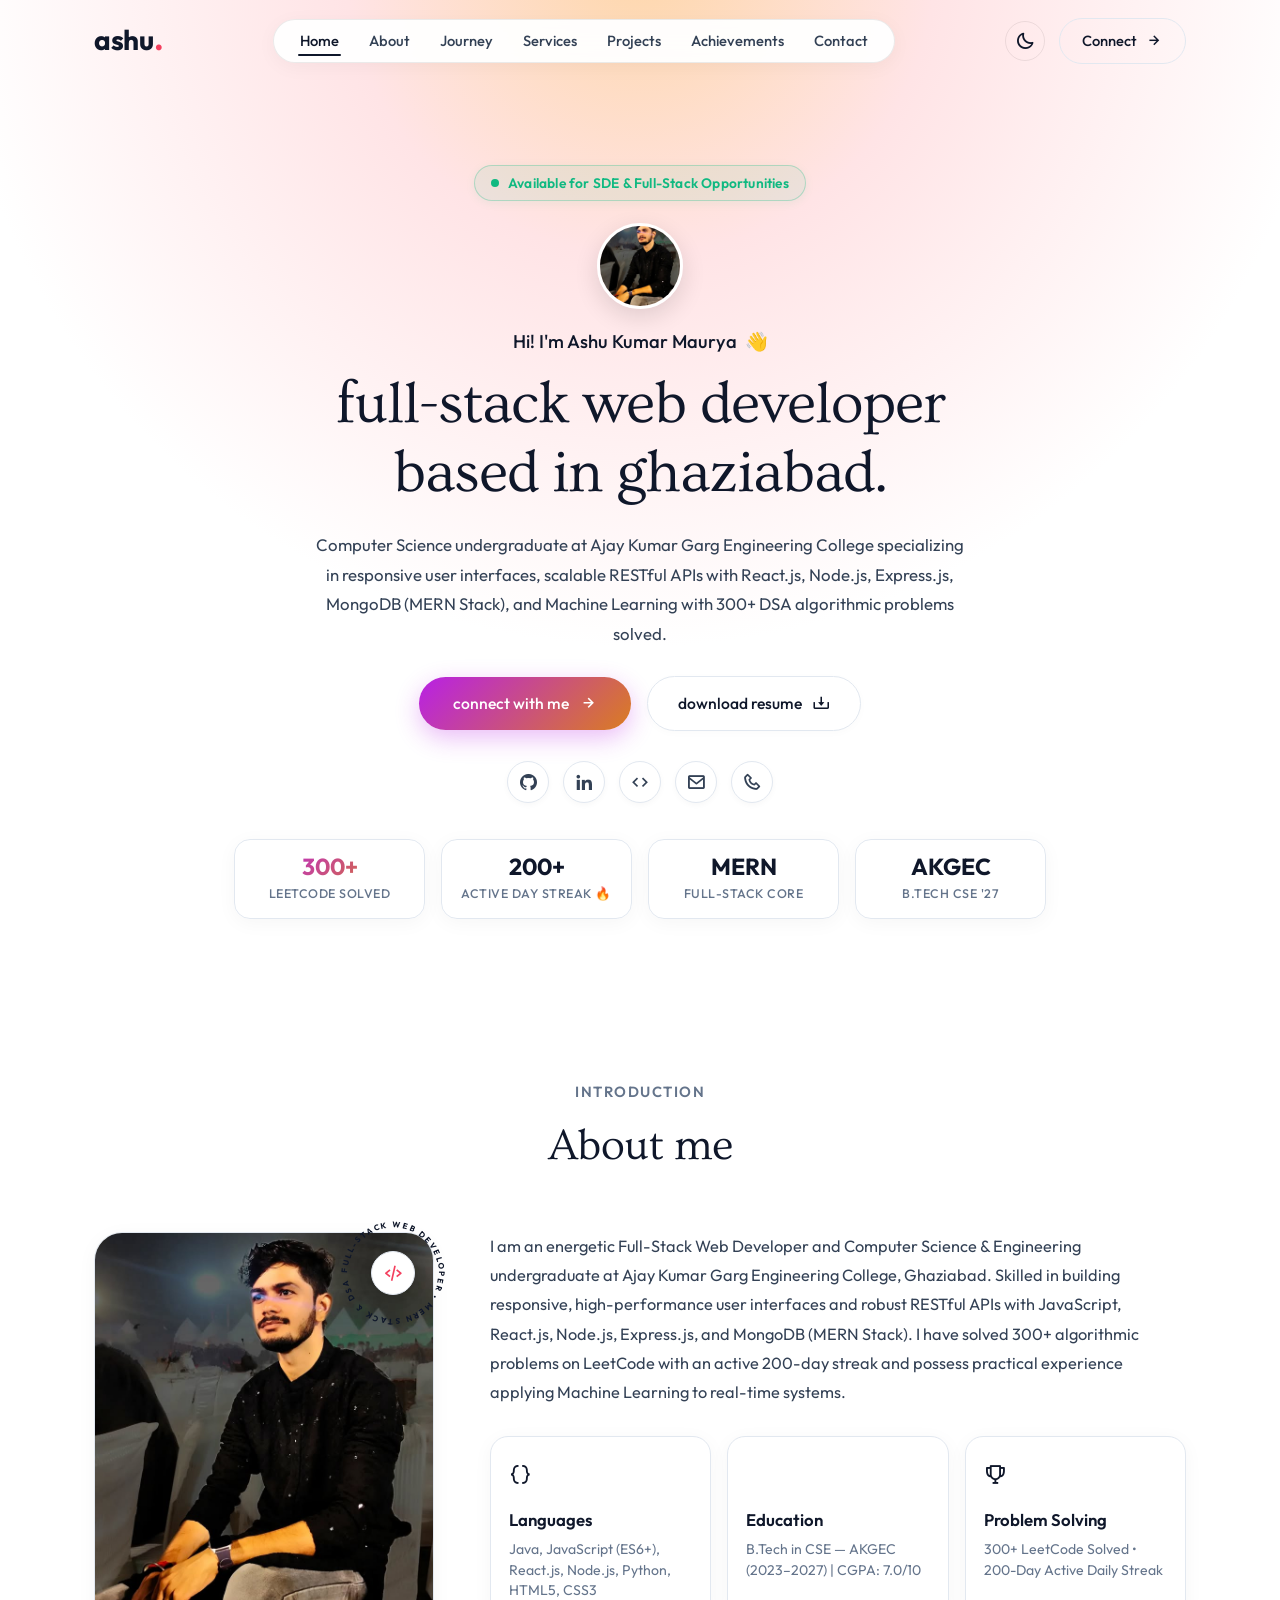
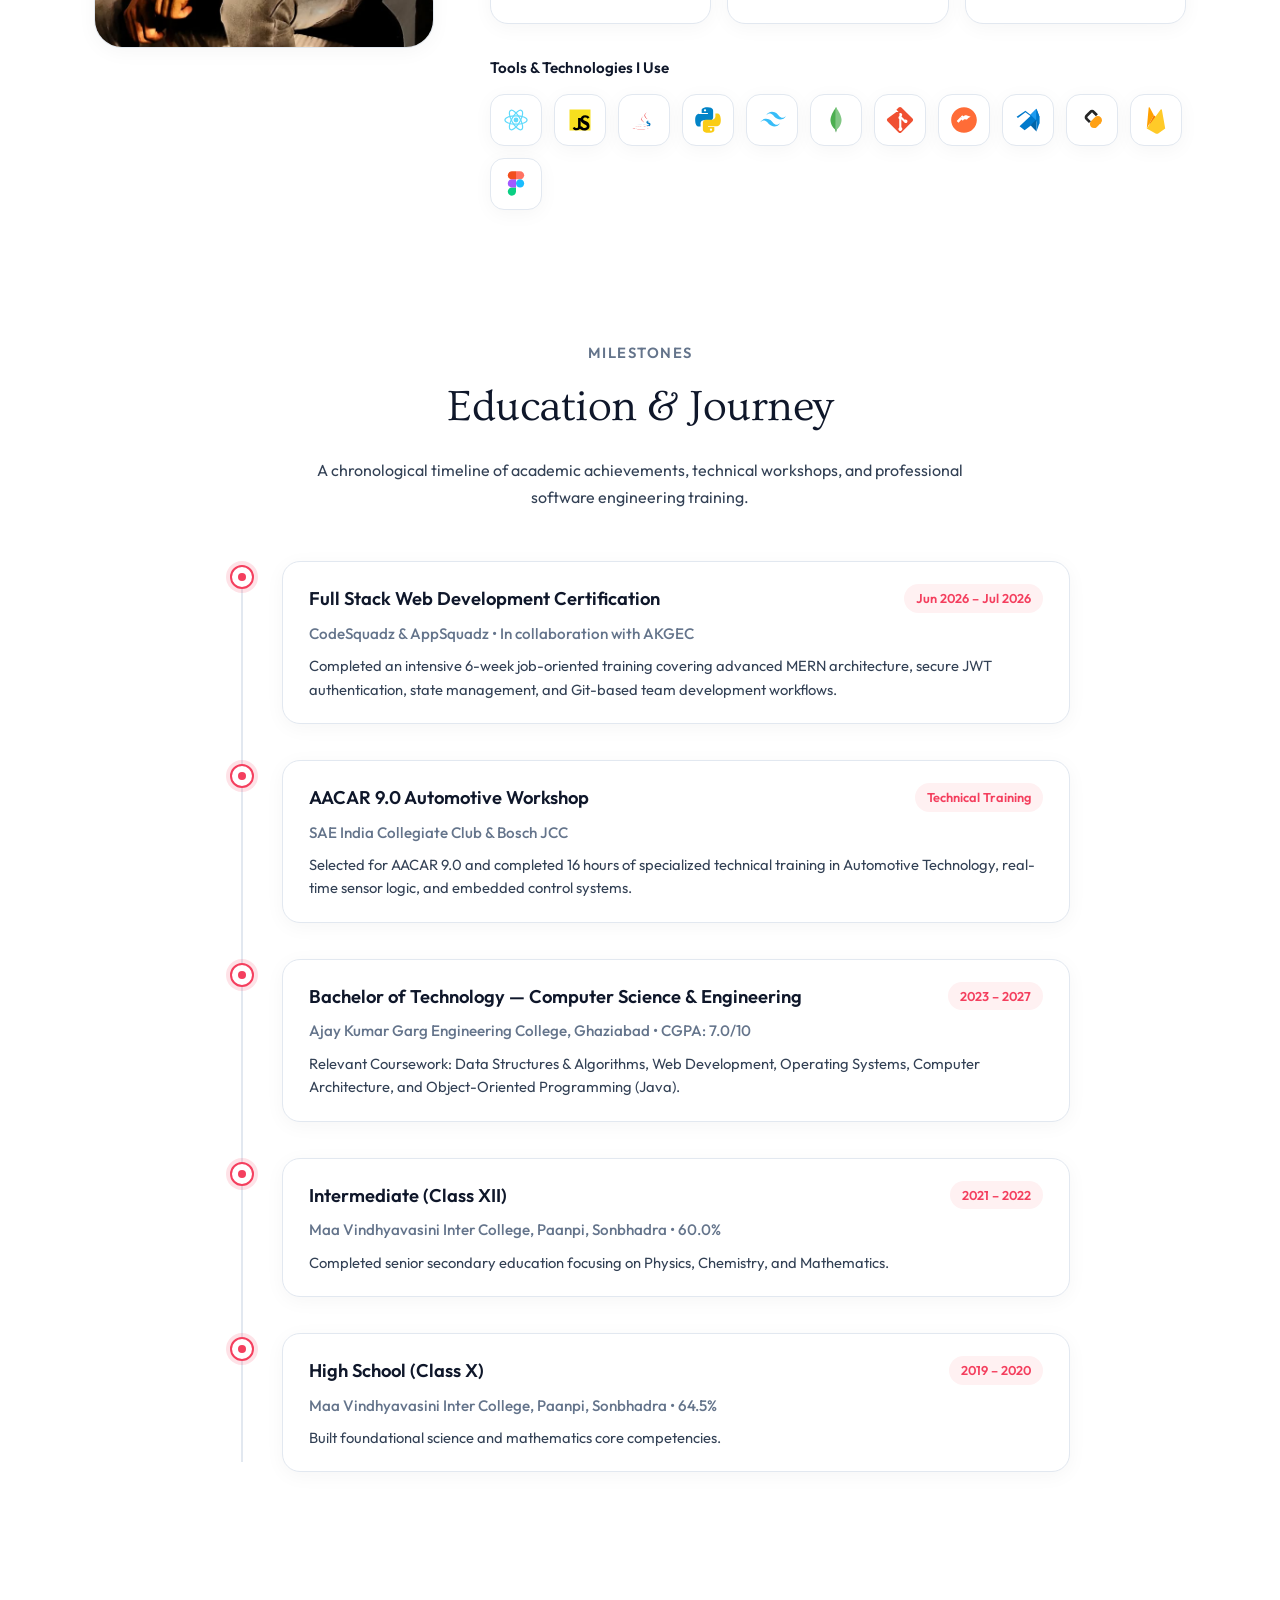
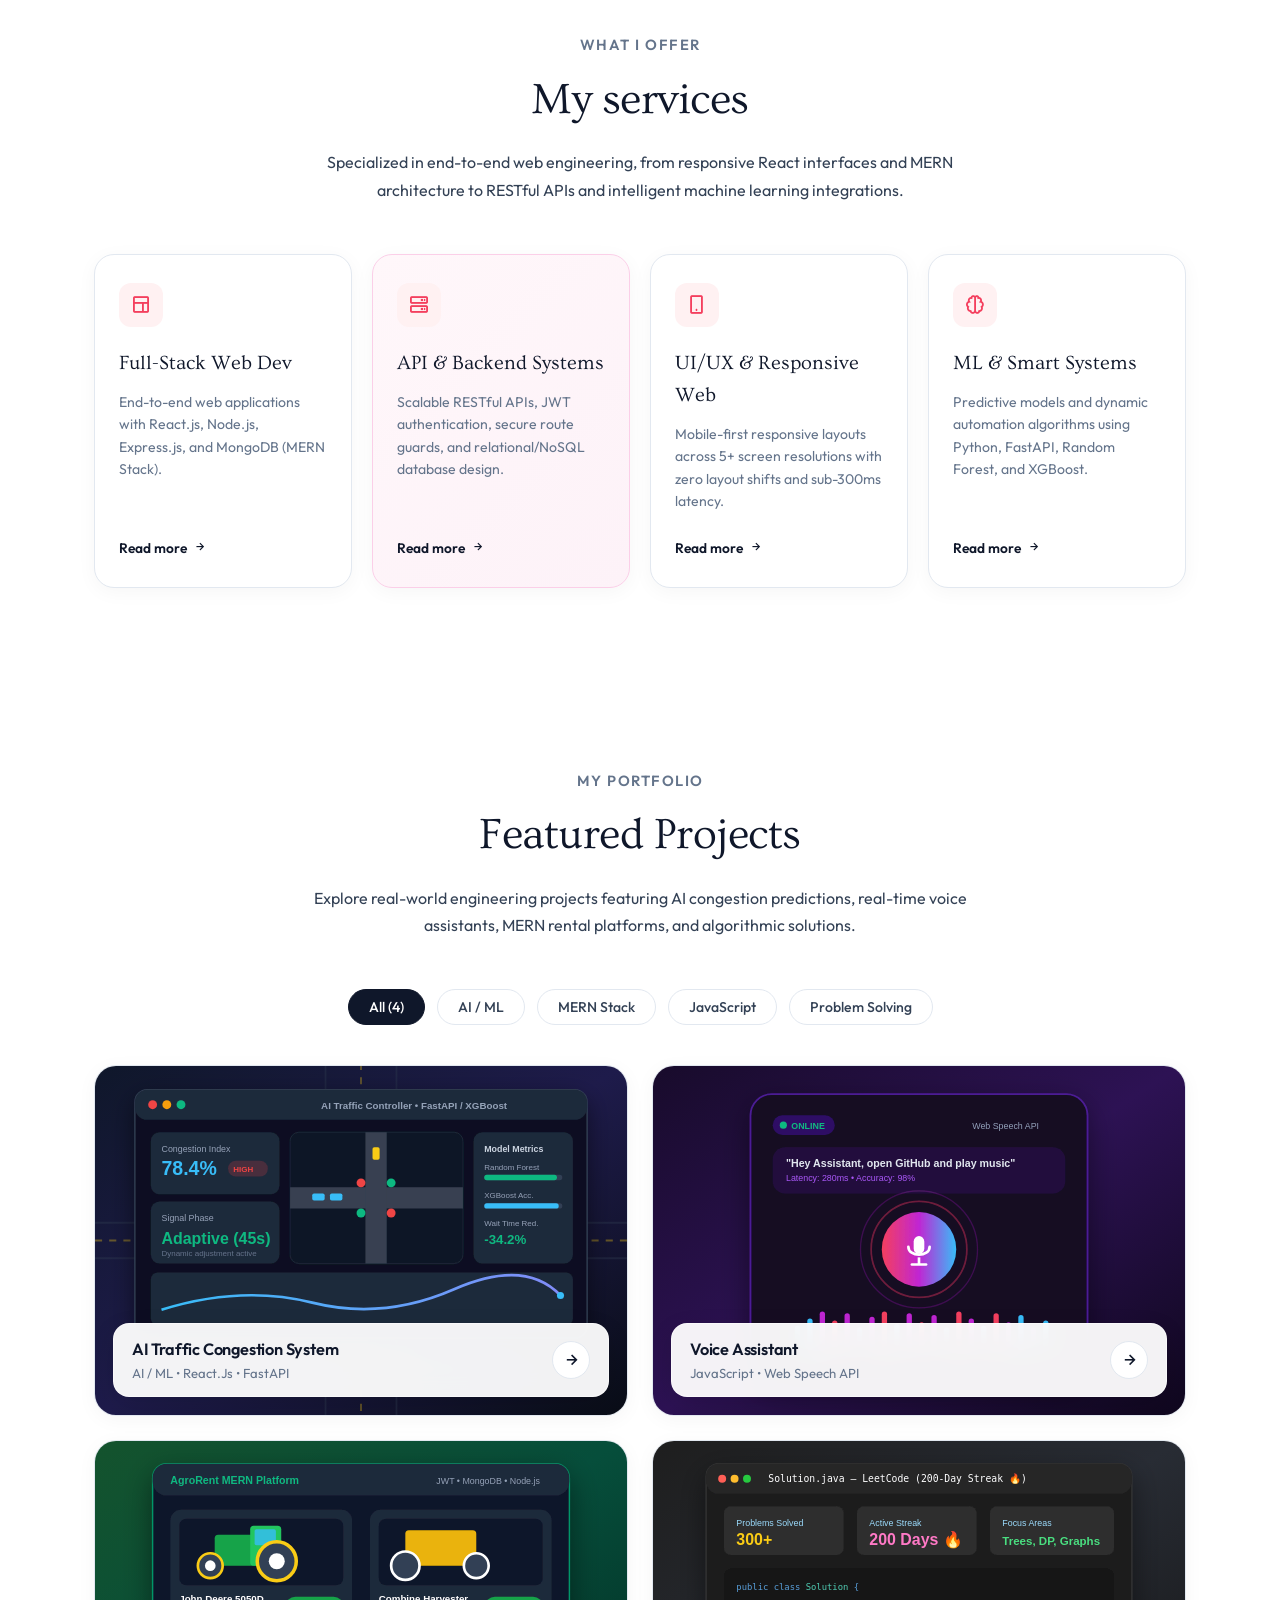
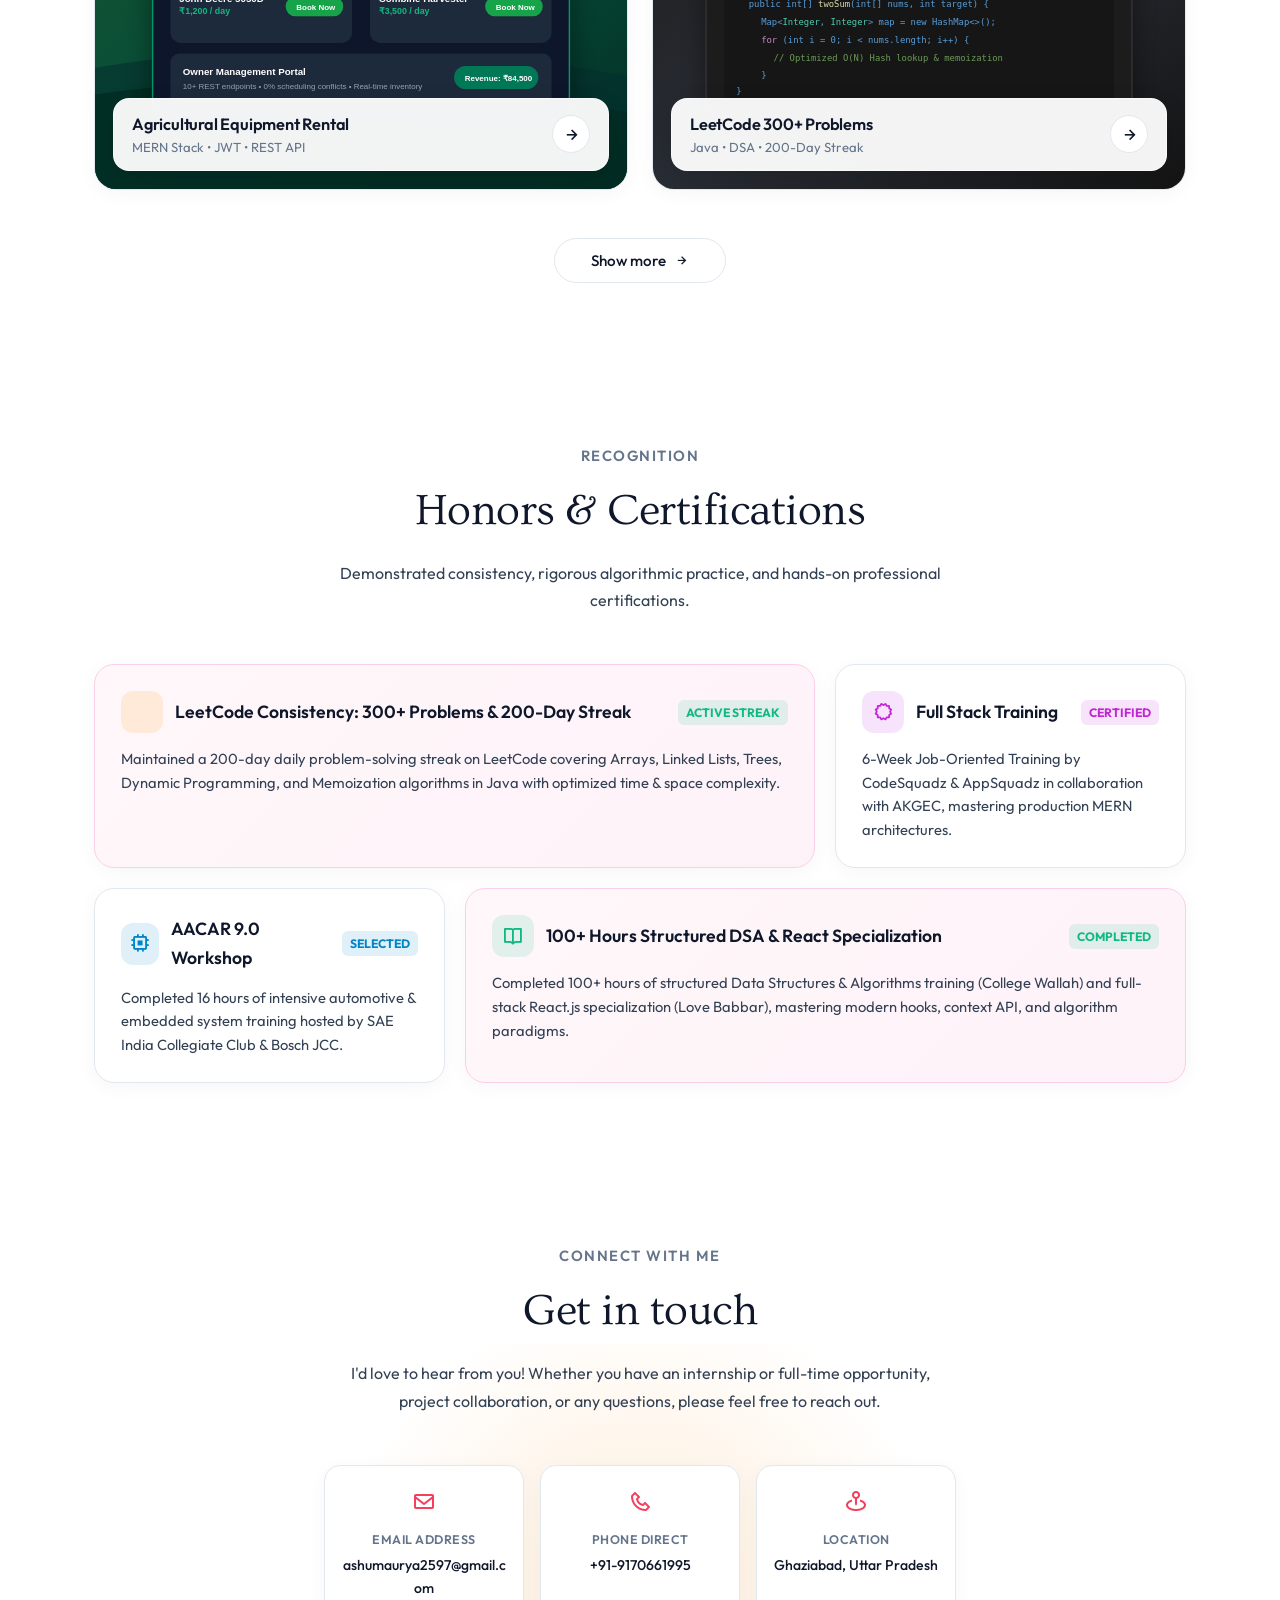
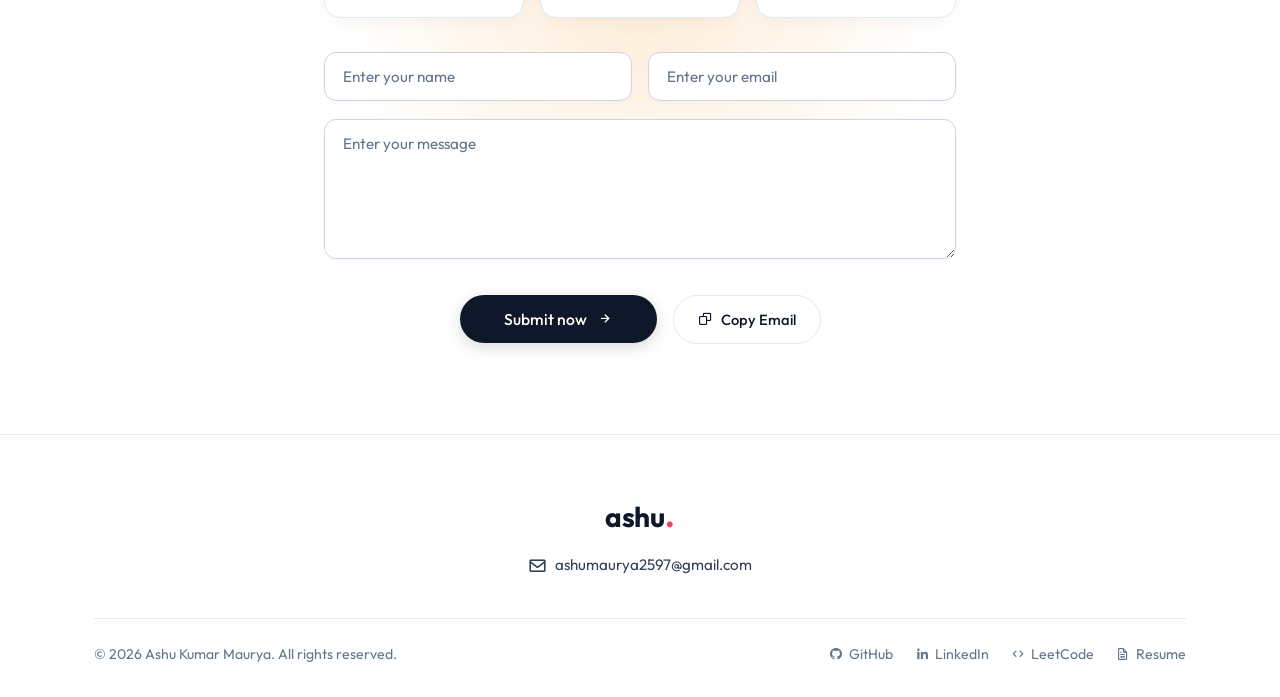
<file: index.html>
<!DOCTYPE html>
<html lang="en">
<head>
  <meta charset="UTF-8">
  <meta name="viewport" content="width=device-width, initial-scale=1.0, viewport-fit=cover">
  <title>Ashu Kumar Maurya — Full-Stack Web Developer &amp; Problem Solver</title>
  <meta name="description" content="Professional portfolio of Ashu Kumar Maurya, Full-Stack Web Developer and Computer Science undergraduate specializing in React.js, Node.js, Express.js, MongoDB (MERN Stack), and Machine Learning with 300+ DSA algorithmic problems solved.">
  <meta name="author" content="Ashu Kumar Maurya">
  
  <!-- Favicon -->
  <link rel="icon" type="image/jpeg" href="ashuicon.jpg">

  <!-- Google Fonts: Ovo (Serif) & Outfit (Modern Sans) & JetBrains Mono -->
  <link rel="preconnect" href="https://fonts.googleapis.com">
  <link rel="preconnect" href="https://fonts.gstatic.com" crossorigin>
  <link href="https://fonts.googleapis.com/css2?family=Outfit:wght@300;400;500;600;700;800&family=Ovo&family=Playfair+Display:ital,wght@0,400;0,600;1,400&family=JetBrains+Mono:wght@400;500;600&display=swap" rel="stylesheet">

  <!-- Boxicons for clean modern UI icons -->
  <link href="https://unpkg.com/boxicons@2.1.4/css/boxicons.min.css" rel="stylesheet">

  <!-- Main Stylesheet -->
  <link rel="stylesheet" href="portfolio.css">
</head>
<body>
  <!-- Scroll Progress Indicator -->
  <div id="scroll-progress" aria-hidden="true"></div>

  <!-- Ambient Top Lighting Flare -->
  <div class="ambient-lighting" aria-hidden="true"></div>

  <!-- Header / Navigation Bar -->
  <header>
    <div class="container navbar">
      <!-- Brand Logo -->
      <a href="#home" class="brand-logo" aria-label="Home">
        ashu<span class="dot">.</span>
      </a>

      <!-- Center Floating Pill Navigation -->
      <nav class="nav-menu-wrapper" aria-label="Main Navigation">
        <ul class="nav-menu">
          <li><a href="#home" class="nav-link active">Home</a></li>
          <li><a href="#about" class="nav-link">About</a></li>
          <li><a href="#timeline" class="nav-link">Journey</a></li>
          <li><a href="#services" class="nav-link">Services</a></li>
          <li><a href="#work" class="nav-link">Projects</a></li>
          <li><a href="#achievements" class="nav-link">Achievements</a></li>
          <li><a href="#contact" class="nav-link">Contact</a></li>
        </ul>
      </nav>

      <!-- Right Navigation Actions -->
      <div class="nav-actions">
        <!-- Theme Toggle Button -->
        <button id="theme-toggle" class="btn-theme-toggle" aria-label="Toggle light and dark mode" title="Toggle Theme">
          <i class='bx bx-moon'></i>
        </button>

        <!-- Connect Action Button -->
        <a href="#contact" class="btn-connect">
          <span>Connect</span>
          <i class='bx bx-right-arrow-alt'></i>
        </a>

        <!-- Mobile Hamburger Toggle -->
        <button id="hamburger-btn" class="btn-hamburger" aria-label="Open navigation menu">
          <i class='bx bx-menu-alt-right'></i>
        </button>
      </div>
    </div>
  </header>

  <!-- Mobile Drawer Menu -->
  <div id="mobile-overlay" class="mobile-drawer-overlay"></div>
  <aside id="mobile-drawer" class="mobile-drawer" aria-label="Mobile Navigation">
    <div class="mobile-drawer-header">
      <span class="brand-logo">ashu<span class="dot">.</span></span>
      <button id="close-drawer-btn" class="btn-close-drawer" aria-label="Close navigation menu">
        <i class='bx bx-x'></i>
      </button>
    </div>
    <ul class="mobile-nav-links">
      <li><a href="#home" class="mobile-nav-link">Home</a></li>
      <li><a href="#about" class="mobile-nav-link">About me</a></li>
      <li><a href="#timeline" class="mobile-nav-link">Journey &amp; Education</a></li>
      <li><a href="#services" class="mobile-nav-link">Services</a></li>
      <li><a href="#work" class="mobile-nav-link">Featured Projects</a></li>
      <li><a href="#achievements" class="mobile-nav-link">Achievements</a></li>
      <li><a href="#contact" class="mobile-nav-link">Contact</a></li>
    </ul>
    <div style="margin-top: auto; padding-top: 24px; border-top: 1px solid var(--border-card);">
      <a href="#contact" class="btn-primary-gradient mobile-nav-link" style="width: 100%; justify-content: center;">
        Connect with me <i class='bx bx-right-arrow-alt'></i>
      </a>
    </div>
  </aside>

  <!-- Main Content Area -->
  <main>
    <!-- ======================================================================
         1. Hero Section (Elevated Executive First Impression)
         ====================================================================== -->
    <section id="home" class="hero-section">
      <div class="container hero-content">
        <!-- Live Status Pill -->
        <div class="hero-status-badge">
          <span class="status-dot"></span>
          <span>Available for SDE &amp; Full-Stack Opportunities</span>
        </div>

        <!-- Profile Avatar Badge -->
        <div class="hero-avatar-wrapper">
          <img 
            src="ashuicon.jpg" 
            alt="Ashu Kumar Maurya Portrait" 
            class="hero-avatar"
            onerror="this.onerror=null; this.src='assets/eliana-avatar.svg';"
          >
        </div>

        <!-- Greeting -->
        <div class="hero-greeting">
          <span>Hi! I'm Ashu Kumar Maurya</span>
          <span class="wave-emoji" aria-hidden="true">👋</span>
        </div>

        <!-- Main Headline in Serif -->
        <h1 class="hero-title">
          full-stack web developer<br>based in ghaziabad.
        </h1>

        <!-- Subtitle from Resume Summary -->
        <p class="hero-description">
          Computer Science undergraduate at Ajay Kumar Garg Engineering College specializing in responsive user interfaces, scalable RESTful APIs with React.js, Node.js, Express.js, MongoDB (MERN Stack), and Machine Learning with 300+ DSA algorithmic problems solved.
        </p>

        <!-- CTA Action Buttons -->
        <div class="hero-actions">
          <a href="#contact" class="btn-primary-gradient">
            <span>connect with me</span>
            <i class='bx bx-right-arrow-alt'></i>
          </a>
          <a href="Ashu_Resume.pdf" target="_blank" rel="noopener noreferrer" class="btn-secondary-outline">
            <span>download resume</span>
            <i class='bx bx-download'></i>
          </a>
        </div>

        <!-- Hero Quick Socials Ribbon -->
        <div class="hero-socials">
          <a href="https://github.com/AshuMaurya1" target="_blank" rel="noopener noreferrer" class="hero-social-link" title="GitHub">
            <i class='bx bxl-github'></i>
          </a>
          <a href="https://linkedin.com" target="_blank" rel="noopener noreferrer" class="hero-social-link" title="LinkedIn">
            <i class='bx bxl-linkedin'></i>
          </a>
          <a href="https://leetcode.com" target="_blank" rel="noopener noreferrer" class="hero-social-link" title="LeetCode Profile">
            <i class='bx bx-code'></i>
          </a>
          <a href="mailto:ashumaurya2597@gmail.com" class="hero-social-link" title="Email Direct">
            <i class='bx bx-envelope'></i>
          </a>
          <a href="tel:+919170661995" class="hero-social-link" title="Call Direct">
            <i class='bx bx-phone'></i>
          </a>
        </div>

        <!-- Hero Key Metrics Bento Strip -->
        <div class="hero-metrics-strip">
          <div class="metric-pill">
            <div class="metric-number gradient">300+</div>
            <div class="metric-label">LeetCode Solved</div>
          </div>
          <div class="metric-pill">
            <div class="metric-number">200+</div>
            <div class="metric-label">Active Day Streak 🔥</div>
          </div>
          <div class="metric-pill">
            <div class="metric-number">MERN</div>
            <div class="metric-label">Full-Stack Core</div>
          </div>
          <div class="metric-pill">
            <div class="metric-number">AKGEC</div>
            <div class="metric-label">B.Tech CSE '27</div>
          </div>
        </div>
      </div>
    </section>

    <!-- ======================================================================
         2. About Me Section
         ====================================================================== -->
    <section id="about" class="about-section">
      <div class="container">
        <!-- Section Title Header -->
        <div class="section-header">
          <span class="section-eyebrow">Introduction</span>
          <h2 class="section-title">About me</h2>
        </div>

        <div class="about-grid">
          <!-- Left Column: Portrait Photo & Circular Rotating Badge -->
          <div class="about-image-column">
            <div class="about-image-card">
              <img 
                src="ashuicon.jpg" 
                alt="Ashu Kumar Maurya" 
                class="about-photo"
                onerror="this.onerror=null; this.src='assets/eliana-portrait.svg';"
              >
            </div>

            <!-- GreatStack Signature Circular Rotating Text Stamp Badge -->
            <div class="spinning-badge-container">
              <div class="spinning-badge">
                <svg viewBox="0 0 160 160" class="spinning-svg" aria-hidden="true">
                  <path id="badgeCirclePath" d="M 80, 80 m -56, 0 a 56,56 0 1,1 112,0 a 56,56 0 1,1 -112,0" fill="none" />
                  <text class="spinning-text">
                    <textPath href="#badgeCirclePath" startOffset="0%">
                      FULL-STACK WEB DEVELOPER • MERN STACK &amp; DSA • 
                    </textPath>
                  </text>
                </svg>
                <div class="badge-center">
                  <i class='bx bx-code-alt'></i>
                </div>
              </div>
            </div>
          </div>

          <!-- Right Column: Bio Paragraph, 3 Info Cards, Tools I Use -->
          <div class="about-details">
            <p class="about-bio-text">
              I am an energetic Full-Stack Web Developer and Computer Science &amp; Engineering undergraduate at Ajay Kumar Garg Engineering College, Ghaziabad. Skilled in building responsive, high-performance user interfaces and robust RESTful APIs with JavaScript, React.js, Node.js, Express.js, and MongoDB (MERN Stack). I have solved 300+ algorithmic problems on LeetCode with an active 200-day streak and possess practical experience applying Machine Learning to real-time systems.
            </p>

            <!-- 3 Stat / Info Cards from Resume -->
            <div class="about-cards-grid">
              <!-- Card 1: Languages & Tech -->
              <div class="stat-card">
                <div class="stat-icon">
                  <i class='bx bx-code-curly'></i>
                </div>
                <h3 class="stat-title">Languages</h3>
                <p class="stat-desc">Java, JavaScript (ES6+), React.js, Node.js, Python, HTML5, CSS3</p>
              </div>

              <!-- Card 2: Education -->
              <div class="stat-card">
                <div class="stat-icon">
                  <i class='bx bx-graduation'></i>
                </div>
                <h3 class="stat-title">Education</h3>
                <p class="stat-desc">B.Tech in CSE &mdash; AKGEC (2023&ndash;2027) | CGPA: 7.0/10</p>
              </div>

              <!-- Card 3: Problem Solving -->
              <div class="stat-card">
                <div class="stat-icon">
                  <i class='bx bx-trophy'></i>
                </div>
                <h3 class="stat-title">Problem Solving</h3>
                <p class="stat-desc">300+ LeetCode Solved &bull; 200-Day Active Daily Streak</p>
              </div>
            </div>

            <!-- Tools I Use -->
            <div class="tools-section">
              <h4 class="tools-title">Tools &amp; Technologies I Use</h4>
              <div class="tools-row">
                <div class="tool-badge" data-tooltip="React.js">
                  <img src="assets/react.svg" alt="React icon">
                </div>
                <div class="tool-badge" data-tooltip="JavaScript">
                  <img src="assets/javascript.svg" alt="JavaScript icon">
                </div>
                <div class="tool-badge" data-tooltip="Java">
                  <img src="assets/java.svg" alt="Java icon">
                </div>
                <div class="tool-badge" data-tooltip="Python">
                  <img src="assets/python.svg" alt="Python icon">
                </div>
                <div class="tool-badge" data-tooltip="Tailwind CSS">
                  <img src="assets/tailwind.svg" alt="Tailwind icon">
                </div>
                <div class="tool-badge" data-tooltip="MongoDB">
                  <img src="assets/mongodb.svg" alt="MongoDB icon">
                </div>
                <div class="tool-badge" data-tooltip="Git &amp; GitHub">
                  <img src="assets/git.svg" alt="Git icon">
                </div>
                <div class="tool-badge" data-tooltip="Postman">
                  <img src="assets/postman.svg" alt="Postman icon">
                </div>
                <div class="tool-badge" data-tooltip="VS Code">
                  <img src="assets/vscode.svg" alt="VS Code icon">
                </div>
                <div class="tool-badge" data-tooltip="LeetCode">
                  <img src="assets/leetcode.svg" alt="LeetCode icon">
                </div>
                <div class="tool-badge" data-tooltip="Firebase">
                  <img src="assets/firebase.svg" alt="Firebase icon">
                </div>
                <div class="tool-badge" data-tooltip="Figma">
                  <img src="assets/figma.svg" alt="Figma icon">
                </div>
              </div>
            </div>
          </div>
        </div>
      </div>
    </section>

    <!-- ======================================================================
         3. Education & Career Journey Timeline (Professional Section)
         ====================================================================== -->
    <section id="timeline" class="timeline-section">
      <div class="container">
        <div class="section-header">
          <span class="section-eyebrow">Milestones</span>
          <h2 class="section-title">Education &amp; Journey</h2>
          <p class="section-subtitle">
            A chronological timeline of academic achievements, technical workshops, and professional software engineering training.
          </p>
        </div>

        <div class="timeline-container">
          <!-- Timeline Item 1 -->
          <div class="timeline-item">
            <div class="timeline-marker"><div class="timeline-marker-inner"></div></div>
            <div class="timeline-card">
              <div class="timeline-header">
                <h3 class="timeline-title">Full Stack Web Development Certification</h3>
                <span class="timeline-date-badge">Jun 2026 &ndash; Jul 2026</span>
              </div>
              <p class="timeline-institution">CodeSquadz &amp; AppSquadz &bull; In collaboration with AKGEC</p>
              <p class="timeline-desc">
                Completed an intensive 6-week job-oriented training covering advanced MERN architecture, secure JWT authentication, state management, and Git-based team development workflows.
              </p>
            </div>
          </div>

          <!-- Timeline Item 2 -->
          <div class="timeline-item">
            <div class="timeline-marker"><div class="timeline-marker-inner"></div></div>
            <div class="timeline-card">
              <div class="timeline-header">
                <h3 class="timeline-title">AACAR 9.0 Automotive Workshop</h3>
                <span class="timeline-date-badge">Technical Training</span>
              </div>
              <p class="timeline-institution">SAE India Collegiate Club &amp; Bosch JCC</p>
              <p class="timeline-desc">
                Selected for AACAR 9.0 and completed 16 hours of specialized technical training in Automotive Technology, real-time sensor logic, and embedded control systems.
              </p>
            </div>
          </div>

          <!-- Timeline Item 3 -->
          <div class="timeline-item">
            <div class="timeline-marker"><div class="timeline-marker-inner"></div></div>
            <div class="timeline-card">
              <div class="timeline-header">
                <h3 class="timeline-title">Bachelor of Technology &mdash; Computer Science &amp; Engineering</h3>
                <span class="timeline-date-badge">2023 &ndash; 2027</span>
              </div>
              <p class="timeline-institution">Ajay Kumar Garg Engineering College, Ghaziabad &bull; CGPA: 7.0/10</p>
              <p class="timeline-desc">
                Relevant Coursework: Data Structures &amp; Algorithms, Web Development, Operating Systems, Computer Architecture, and Object-Oriented Programming (Java).
              </p>
            </div>
          </div>

          <!-- Timeline Item 4 -->
          <div class="timeline-item">
            <div class="timeline-marker"><div class="timeline-marker-inner"></div></div>
            <div class="timeline-card">
              <div class="timeline-header">
                <h3 class="timeline-title">Intermediate (Class XII)</h3>
                <span class="timeline-date-badge">2021 &ndash; 2022</span>
              </div>
              <p class="timeline-institution">Maa Vindhyavasini Inter College, Paanpi, Sonbhadra &bull; 60.0%</p>
              <p class="timeline-desc">
                Completed senior secondary education focusing on Physics, Chemistry, and Mathematics.
              </p>
            </div>
          </div>

          <!-- Timeline Item 5 -->
          <div class="timeline-item">
            <div class="timeline-marker"><div class="timeline-marker-inner"></div></div>
            <div class="timeline-card">
              <div class="timeline-header">
                <h3 class="timeline-title">High School (Class X)</h3>
                <span class="timeline-date-badge">2019 &ndash; 2020</span>
              </div>
              <p class="timeline-institution">Maa Vindhyavasini Inter College, Paanpi, Sonbhadra &bull; 64.5%</p>
              <p class="timeline-desc">
                Built foundational science and mathematics core competencies.
              </p>
            </div>
          </div>
        </div>
      </div>
    </section>

    <!-- ======================================================================
         4. Services Showcase Section
         ====================================================================== -->
    <section id="services" class="services-section">
      <div class="container">
        <!-- Section Header -->
        <div class="section-header">
          <span class="section-eyebrow">What I offer</span>
          <h2 class="section-title">My services</h2>
          <p class="section-subtitle">
            Specialized in end-to-end web engineering, from responsive React interfaces and MERN architecture to RESTful APIs and intelligent machine learning integrations.
          </p>
        </div>

        <!-- 4 Services Grid -->
        <div class="services-grid">
          <!-- Card 1: Full-Stack Web Dev -->
          <div class="service-card">
            <div class="service-icon-box">
              <i class='bx bx-layout'></i>
            </div>
            <h3 class="service-title">Full-Stack Web Dev</h3>
            <p class="service-desc">
              End-to-end web applications with React.js, Node.js, Express.js, and MongoDB (MERN Stack).
            </p>
            <span class="service-link">
              <span>Read more</span>
              <i class='bx bx-right-arrow-alt'></i>
            </span>
          </div>

          <!-- Card 2: API & Backend Systems (Featured with soft purple/pink tint) -->
          <div class="service-card featured">
            <div class="service-icon-box">
              <i class='bx bx-server'></i>
            </div>
            <h3 class="service-title">API &amp; Backend Systems</h3>
            <p class="service-desc">
              Scalable RESTful APIs, JWT authentication, secure route guards, and relational/NoSQL database design.
            </p>
            <span class="service-link">
              <span>Read more</span>
              <i class='bx bx-right-arrow-alt'></i>
            </span>
          </div>

          <!-- Card 3: UI/UX & Responsive Web -->
          <div class="service-card">
            <div class="service-icon-box">
              <i class='bx bx-mobile-alt'></i>
            </div>
            <h3 class="service-title">UI/UX &amp; Responsive Web</h3>
            <p class="service-desc">
              Mobile-first responsive layouts across 5+ screen resolutions with zero layout shifts and sub-300ms latency.
            </p>
            <span class="service-link">
              <span>Read more</span>
              <i class='bx bx-right-arrow-alt'></i>
            </span>
          </div>

          <!-- Card 4: ML & Smart Systems -->
          <div class="service-card">
            <div class="service-icon-box">
              <i class='bx bx-brain'></i>
            </div>
            <h3 class="service-title">ML &amp; Smart Systems</h3>
            <p class="service-desc">
              Predictive models and dynamic automation algorithms using Python, FastAPI, Random Forest, and XGBoost.
            </p>
            <span class="service-link">
              <span>Read more</span>
              <i class='bx bx-right-arrow-alt'></i>
            </span>
          </div>
        </div>
      </div>
    </section>

    <!-- ======================================================================
         5. Work / Portfolio Showcase Section (Resume Projects)
         ====================================================================== -->
    <section id="work" class="work-section">
      <div class="container">
        <!-- Section Header -->
        <div class="section-header">
          <span class="section-eyebrow">My portfolio</span>
          <h2 class="section-title">Featured Projects</h2>
          <p class="section-subtitle">
            Explore real-world engineering projects featuring AI congestion predictions, real-time voice assistants, MERN rental platforms, and algorithmic solutions.
          </p>
        </div>

        <!-- Category Filter Tabs -->
        <div class="filter-tabs">
          <button class="filter-btn active" data-filter="all">All (4)</button>
          <button class="filter-btn" data-filter="ai-ml">AI / ML</button>
          <button class="filter-btn" data-filter="mern-stack">MERN Stack</button>
          <button class="filter-btn" data-filter="javascript">JavaScript</button>
          <button class="filter-btn" data-filter="dsa">Problem Solving</button>
        </div>

        <!-- Project Cards Grid -->
        <div class="projects-grid">
          <!-- Card 1: AI Traffic Congestion Prediction -->
          <div class="project-card" data-category="ai-ml" data-project="traffic">
            <div class="project-image-wrapper">
              <img 
                src="assets/project-traffic-ai.svg" 
                alt="AI-Based Traffic Congestion Prediction System"
              >
            </div>
            <div class="project-floating-bar">
              <div class="project-info">
                <span class="project-title">AI Traffic Congestion System</span>
                <span class="project-category">AI / ML &bull; React.js &bull; FastAPI</span>
              </div>
              <div class="project-arrow-btn" aria-label="View project details">
                <i class='bx bx-right-arrow-alt'></i>
              </div>
            </div>
          </div>

          <!-- Card 2: Voice Assistant -->
          <div class="project-card" data-category="javascript" data-project="voice">
            <div class="project-image-wrapper">
              <img 
                src="assets/project-voice-assistant.svg" 
                alt="Client-Side Voice Assistant"
              >
            </div>
            <div class="project-floating-bar">
              <div class="project-info">
                <span class="project-title">Voice Assistant</span>
                <span class="project-category">JavaScript &bull; Web Speech API</span>
              </div>
              <div class="project-arrow-btn" aria-label="View project details">
                <i class='bx bx-right-arrow-alt'></i>
              </div>
            </div>
          </div>

          <!-- Card 3: Agricultural Equipment Rental Platform -->
          <div class="project-card" data-category="mern-stack" data-project="agri">
            <div class="project-image-wrapper">
              <img 
                src="assets/project-agri-rental.svg" 
                alt="Agricultural Equipment Rental Platform"
              >
            </div>
            <div class="project-floating-bar">
              <div class="project-info">
                <span class="project-title">Agricultural Equipment Rental</span>
                <span class="project-category">MERN Stack &bull; JWT &bull; REST API</span>
              </div>
              <div class="project-arrow-btn" aria-label="View project details">
                <i class='bx bx-right-arrow-alt'></i>
              </div>
            </div>
          </div>

          <!-- Card 4: LeetCode & Problem Solving -->
          <div class="project-card" data-category="dsa" data-project="leetcode">
            <div class="project-image-wrapper">
              <img 
                src="assets/project-leetcode-dsa.svg" 
                alt="LeetCode 300+ Algorithmic Solutions"
              >
            </div>
            <div class="project-floating-bar">
              <div class="project-info">
                <span class="project-title">LeetCode 300+ Problems</span>
                <span class="project-category">Java &bull; DSA &bull; 200-Day Streak</span>
              </div>
              <div class="project-arrow-btn" aria-label="View project details">
                <i class='bx bx-right-arrow-alt'></i>
              </div>
            </div>
          </div>

          <!-- Extra Card 5: Full Stack Training Certification (Revealed on 'Show more') -->
          <div class="project-card extra-project" data-category="mern-stack" data-project="training" style="display: none; opacity: 0;">
            <div class="project-image-wrapper">
              <img 
                src="assets/project-1.svg" 
                alt="Full Stack Job-Oriented Training"
              >
            </div>
            <div class="project-floating-bar">
              <div class="project-info">
                <span class="project-title">Full Stack Web Certification</span>
                <span class="project-category">CodeSquadz &bull; AKGEC Training</span>
              </div>
              <div class="project-arrow-btn" aria-label="View project details">
                <i class='bx bx-right-arrow-alt'></i>
              </div>
            </div>
          </div>

          <!-- Extra Card 6: AACAR 9.0 Automotive Workshop (Revealed on 'Show more') -->
          <div class="project-card extra-project" data-category="dsa" data-project="aacar" style="display: none; opacity: 0;">
            <div class="project-image-wrapper">
              <img 
                src="assets/project-4.svg" 
                alt="AACAR 9.0 Automotive Technology"
              >
            </div>
            <div class="project-floating-bar">
              <div class="project-info">
                <span class="project-title">AACAR 9.0 Automotive Tech</span>
                <span class="project-category">SAE India &bull; Bosch JCC</span>
              </div>
              <div class="project-arrow-btn" aria-label="View project details">
                <i class='bx bx-right-arrow-alt'></i>
              </div>
            </div>
          </div>
        </div>

        <!-- Centered Show More Action Button -->
        <div class="show-more-wrapper">
          <button id="show-more-btn" class="btn-show-more">
            <span>Show more</span>
            <i class='bx bx-right-arrow-alt'></i>
          </button>
        </div>
      </div>
    </section>

    <!-- ======================================================================
         6. Honors & Achievements Bento Grid (New Executive Section)
         ====================================================================== -->
    <section id="achievements" class="bento-section">
      <div class="container">
        <div class="section-header">
          <span class="section-eyebrow">Recognition</span>
          <h2 class="section-title">Honors &amp; Certifications</h2>
          <p class="section-subtitle">
            Demonstrated consistency, rigorous algorithmic practice, and hands-on professional certifications.
          </p>
        </div>

        <div class="bento-grid">
          <!-- Bento Card 1 (Highlight - LeetCode) -->
          <div class="bento-card highlight">
            <div class="bento-header">
              <div class="bento-icon" style="background: rgba(255, 161, 22, 0.15); color: #ffa116;">
                <i class='bx bx-fire'></i>
              </div>
              <h3 class="bento-title">LeetCode Consistency: 300+ Problems &amp; 200-Day Streak</h3>
              <span class="bento-badge">Active Streak</span>
            </div>
            <p class="bento-body">
              Maintained a 200-day daily problem-solving streak on LeetCode covering Arrays, Linked Lists, Trees, Dynamic Programming, and Memoization algorithms in Java with optimized time &amp; space complexity.
            </p>
          </div>

          <!-- Bento Card 2: CodeSquadz Full Stack -->
          <div class="bento-card">
            <div class="bento-header">
              <div class="bento-icon" style="background: rgba(184, 32, 230, 0.12); color: #c026d3;">
                <i class='bx bx-certification'></i>
              </div>
              <h3 class="bento-title">Full Stack Training</h3>
              <span class="bento-badge" style="background: rgba(192, 38, 211, 0.12); color: #c026d3;">Certified</span>
            </div>
            <p class="bento-body">
              6-Week Job-Oriented Training by CodeSquadz &amp; AppSquadz in collaboration with AKGEC, mastering production MERN architectures.
            </p>
          </div>

          <!-- Bento Card 3: AACAR 9.0 -->
          <div class="bento-card">
            <div class="bento-header">
              <div class="bento-icon" style="background: rgba(2, 132, 199, 0.12); color: #0284c7;">
                <i class='bx bx-chip'></i>
              </div>
              <h3 class="bento-title">AACAR 9.0 Workshop</h3>
              <span class="bento-badge" style="background: rgba(2, 132, 199, 0.12); color: #0284c7;">Selected</span>
            </div>
            <p class="bento-body">
              Completed 16 hours of intensive automotive &amp; embedded system training hosted by SAE India Collegiate Club &amp; Bosch JCC.
            </p>
          </div>

          <!-- Bento Card 4: Technical Coursework (Highlight) -->
          <div class="bento-card highlight">
            <div class="bento-header">
              <div class="bento-icon" style="background: rgba(16, 185, 129, 0.12); color: #10b981;">
                <i class='bx bx-book-open'></i>
              </div>
              <h3 class="bento-title">100+ Hours Structured DSA &amp; React Specialization</h3>
              <span class="bento-badge">Completed</span>
            </div>
            <p class="bento-body">
              Completed 100+ hours of structured Data Structures &amp; Algorithms training (College Wallah) and full-stack React.js specialization (Love Babbar), mastering modern hooks, context API, and algorithm paradigms.
            </p>
          </div>
        </div>
      </div>
    </section>

    <!-- ======================================================================
         7. Contact Section ("Get in touch")
         ====================================================================== -->
    <section id="contact" class="contact-section">
      <!-- Subtle warm ambient lighting glow -->
      <div class="contact-ambient" aria-hidden="true"></div>

      <div class="container contact-form-wrapper">
        <!-- Section Header -->
        <div class="section-header">
          <span class="section-eyebrow">Connect with me</span>
          <h2 class="section-title">Get in touch</h2>
          <p class="section-subtitle">
            I'd love to hear from you! Whether you have an internship or full-time opportunity, project collaboration, or any questions, please feel free to reach out.
          </p>
        </div>

        <!-- 3 Quick Contact Cards -->
        <div class="contact-quick-cards">
          <div class="contact-quick-card">
            <div class="contact-quick-icon"><i class='bx bx-envelope'></i></div>
            <div class="contact-quick-label">Email Address</div>
            <div class="contact-quick-val">ashumaurya2597@gmail.com</div>
          </div>
          <div class="contact-quick-card">
            <div class="contact-quick-icon"><i class='bx bx-phone'></i></div>
            <div class="contact-quick-label">Phone Direct</div>
            <div class="contact-quick-val">+91-9170661995</div>
          </div>
          <div class="contact-quick-card">
            <div class="contact-quick-icon"><i class='bx bx-map-pin'></i></div>
            <div class="contact-quick-label">Location</div>
            <div class="contact-quick-val">Ghaziabad, Uttar Pradesh</div>
          </div>
        </div>

        <!-- Contact Form -->
        <form id="contact-form" class="contact-form">
          <div class="form-row">
            <div class="form-group">
              <input type="text" id="user-name" placeholder="Enter your name" required>
            </div>
            <div class="form-group">
              <input type="email" id="user-email" placeholder="Enter your email" required>
            </div>
          </div>
          <div class="form-group">
            <textarea id="user-message" placeholder="Enter your message" required></textarea>
          </div>
          <div class="form-submit-wrapper">
            <button type="submit" class="btn-submit">
              <span>Submit now</span>
              <i class='bx bx-right-arrow-alt'></i>
            </button>
            <button type="button" id="copy-email-btn" class="btn-copy-email">
              <i class='bx bx-copy'></i>
              <span>Copy Email</span>
            </button>
          </div>
        </form>
      </div>
    </section>
  </main>

  <!-- ======================================================================
       8. Footer
       ====================================================================== -->
  <footer>
    <div class="container">
      <div class="footer-top">
        <a href="#home" class="brand-logo footer-logo" aria-label="Footer Home">
          ashu<span class="dot">.</span>
        </a>
        <a href="mailto:ashumaurya2597@gmail.com" class="footer-email">
          <i class='bx bx-envelope'></i>
          <span>ashumaurya2597@gmail.com</span>
        </a>
      </div>

      <div class="footer-divider"></div>

      <div class="footer-bottom">
        <p class="footer-copyright">&copy; 2026 Ashu Kumar Maurya. All rights reserved.</p>
        <ul class="footer-links">
          <li><a href="https://github.com/AshuMaurya1" target="_blank" rel="noopener noreferrer"><i class='bx bxl-github'></i> GitHub</a></li>
          <li><a href="https://linkedin.com" target="_blank" rel="noopener noreferrer"><i class='bx bxl-linkedin'></i> LinkedIn</a></li>
          <li><a href="https://leetcode.com" target="_blank" rel="noopener noreferrer"><i class='bx bx-code'></i> LeetCode</a></li>
          <li><a href="Ashu_Resume.pdf" target="_blank" rel="noopener noreferrer"><i class='bx bx-file'></i> Resume</a></li>
        </ul>
      </div>
    </div>
  </footer>

  <!-- Floating Back to Top Button -->
  <button id="back-to-top" class="btn-back-to-top" aria-label="Back to top">
    <i class='bx bx-up-arrow-alt'></i>
  </button>

  <!-- Interactive Modal Overlay (Service Details / Resume Project Deep-Dive) -->
  <div id="modal-overlay" class="modal-overlay" aria-hidden="true">
    <div class="modal-container" role="dialog" aria-modal="true">
      <button id="modal-close-btn" class="btn-close-modal" aria-label="Close dialog">
        <i class='bx bx-x'></i>
      </button>
      <h3 id="modal-title" style="font-family: var(--font-serif); font-size: 1.6rem; margin-bottom: 16px; color: var(--text-primary);">Detail</h3>
      <div id="modal-body"></div>
    </div>
  </div>

  <!-- Toast Alert Notification -->
  <div id="toast-notification" class="toast-notification" role="status" aria-live="polite">
    <i class='bx bx-check-circle' style="font-size: 1.3rem;"></i>
    <span class="toast-text">Thank you! Your message has been sent successfully.</span>
  </div>

  <!-- JavaScript -->
  <script src="Portfolio.js"></script>
</body>
</html>
</file>
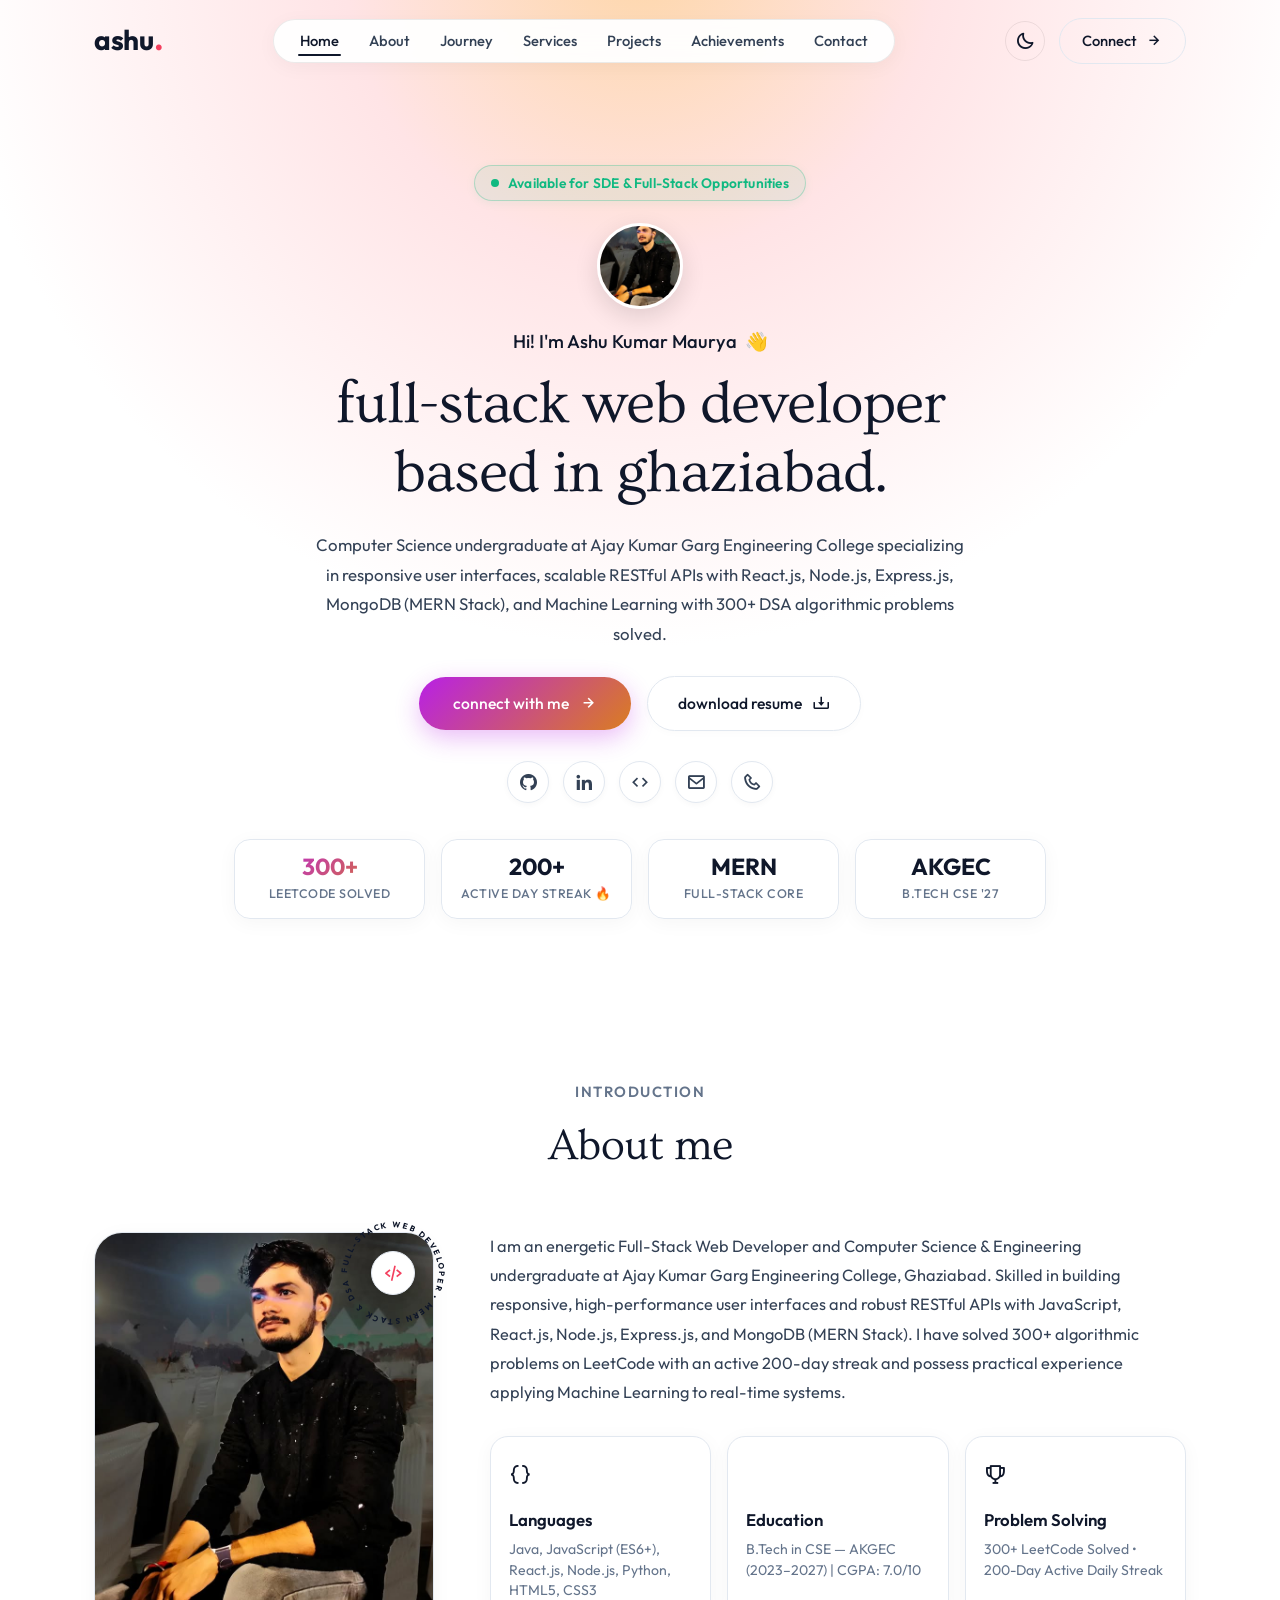
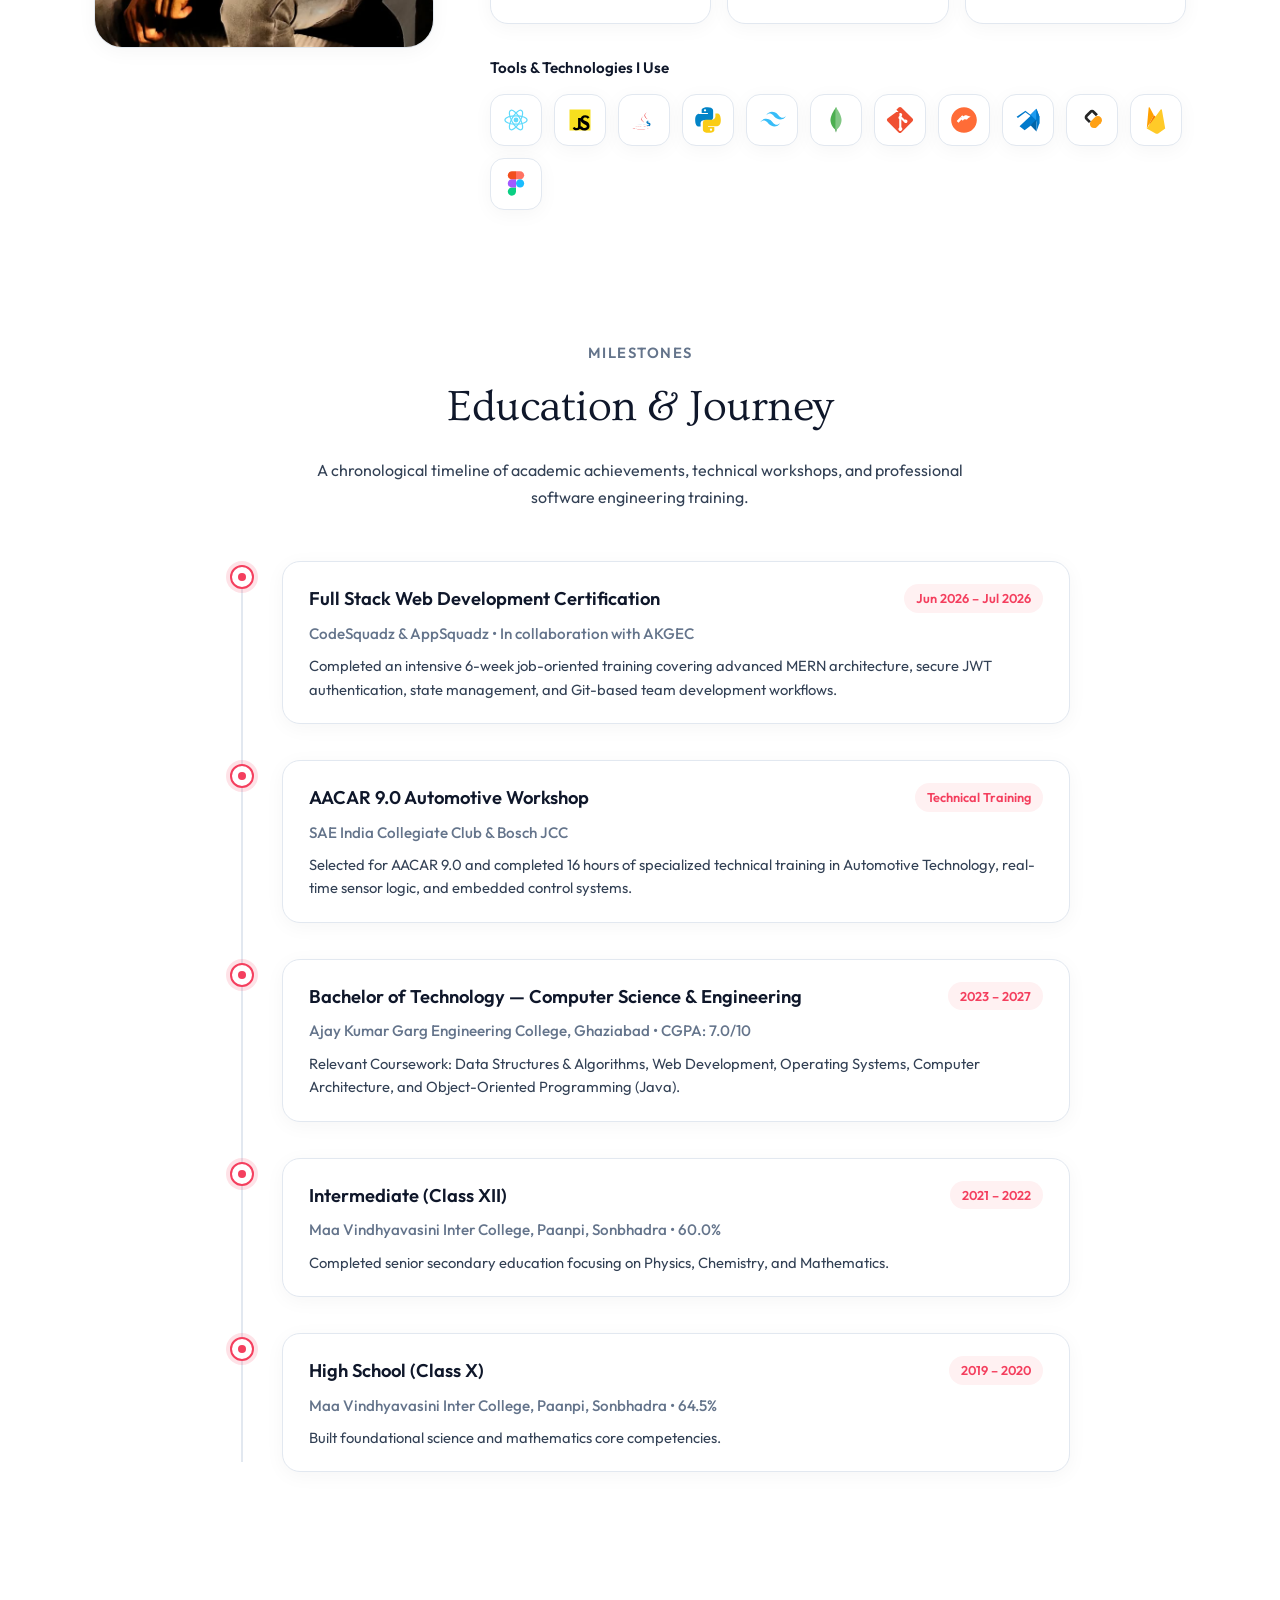
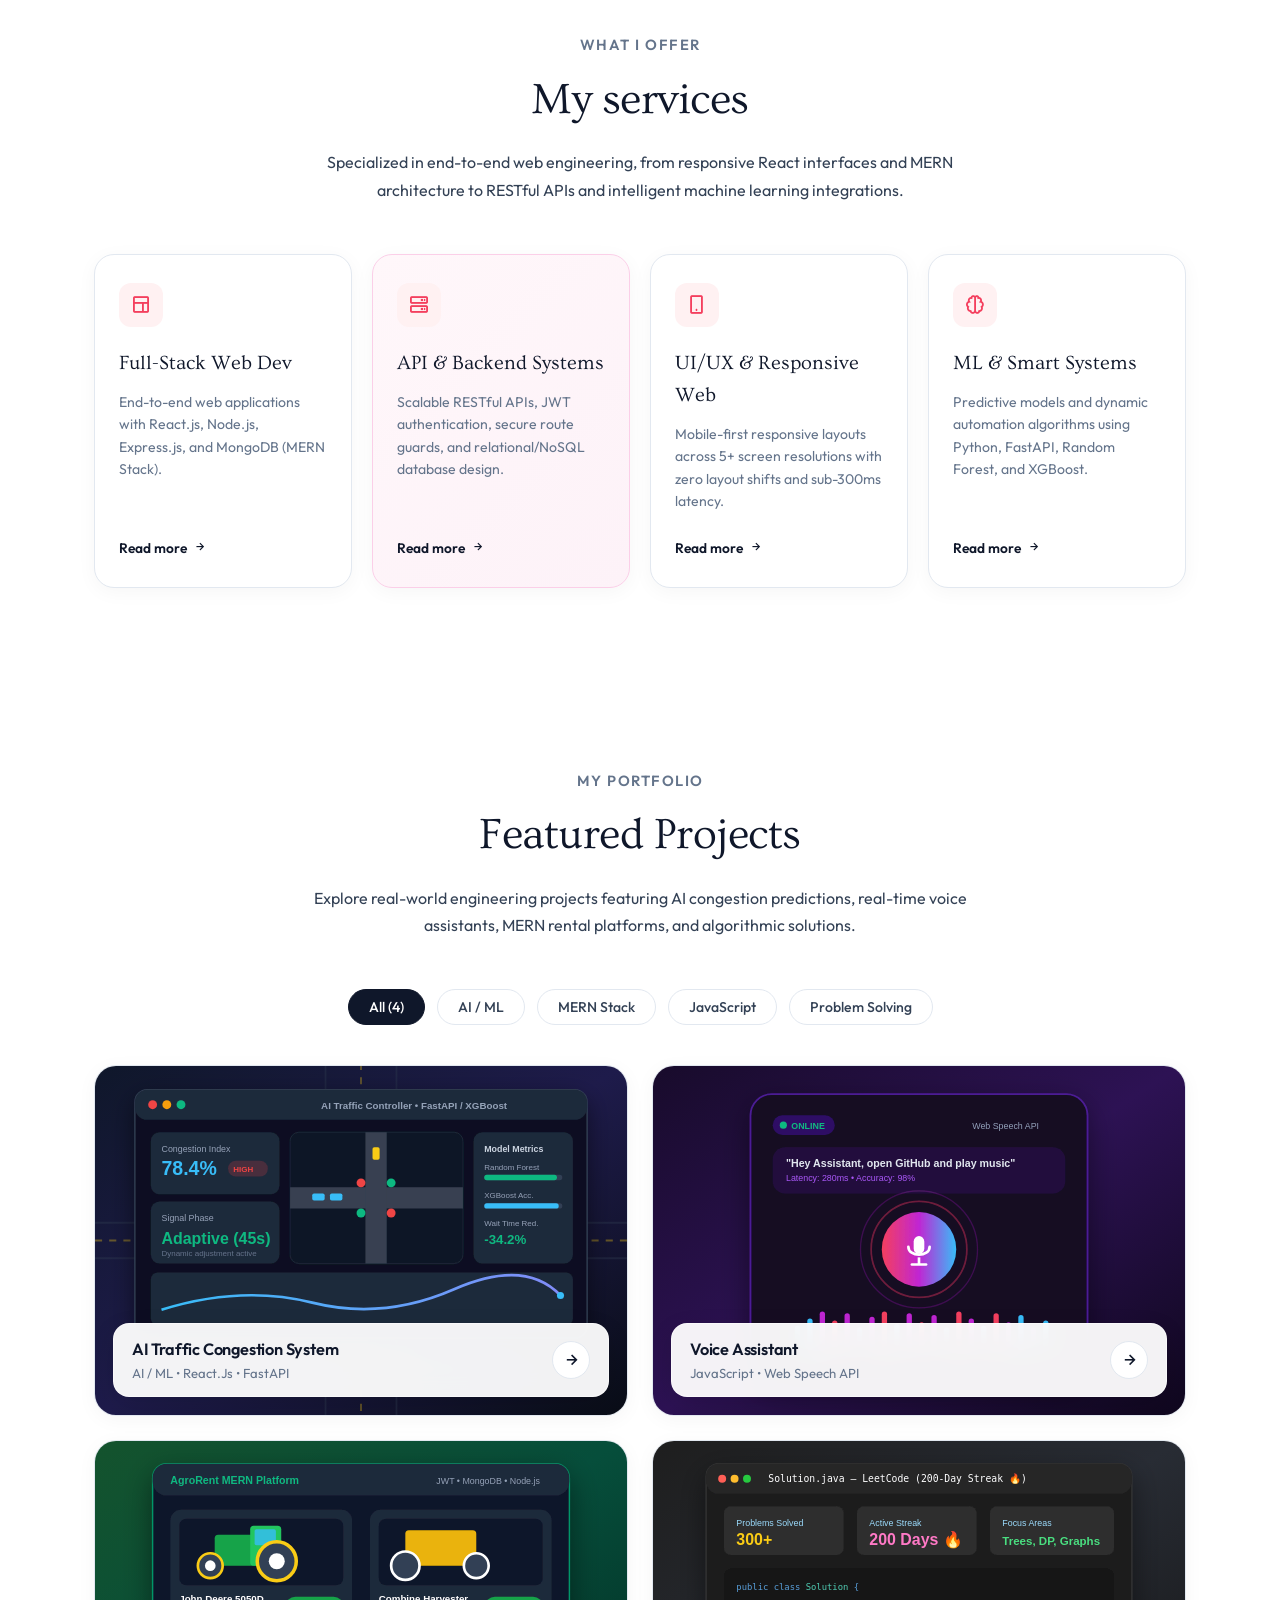
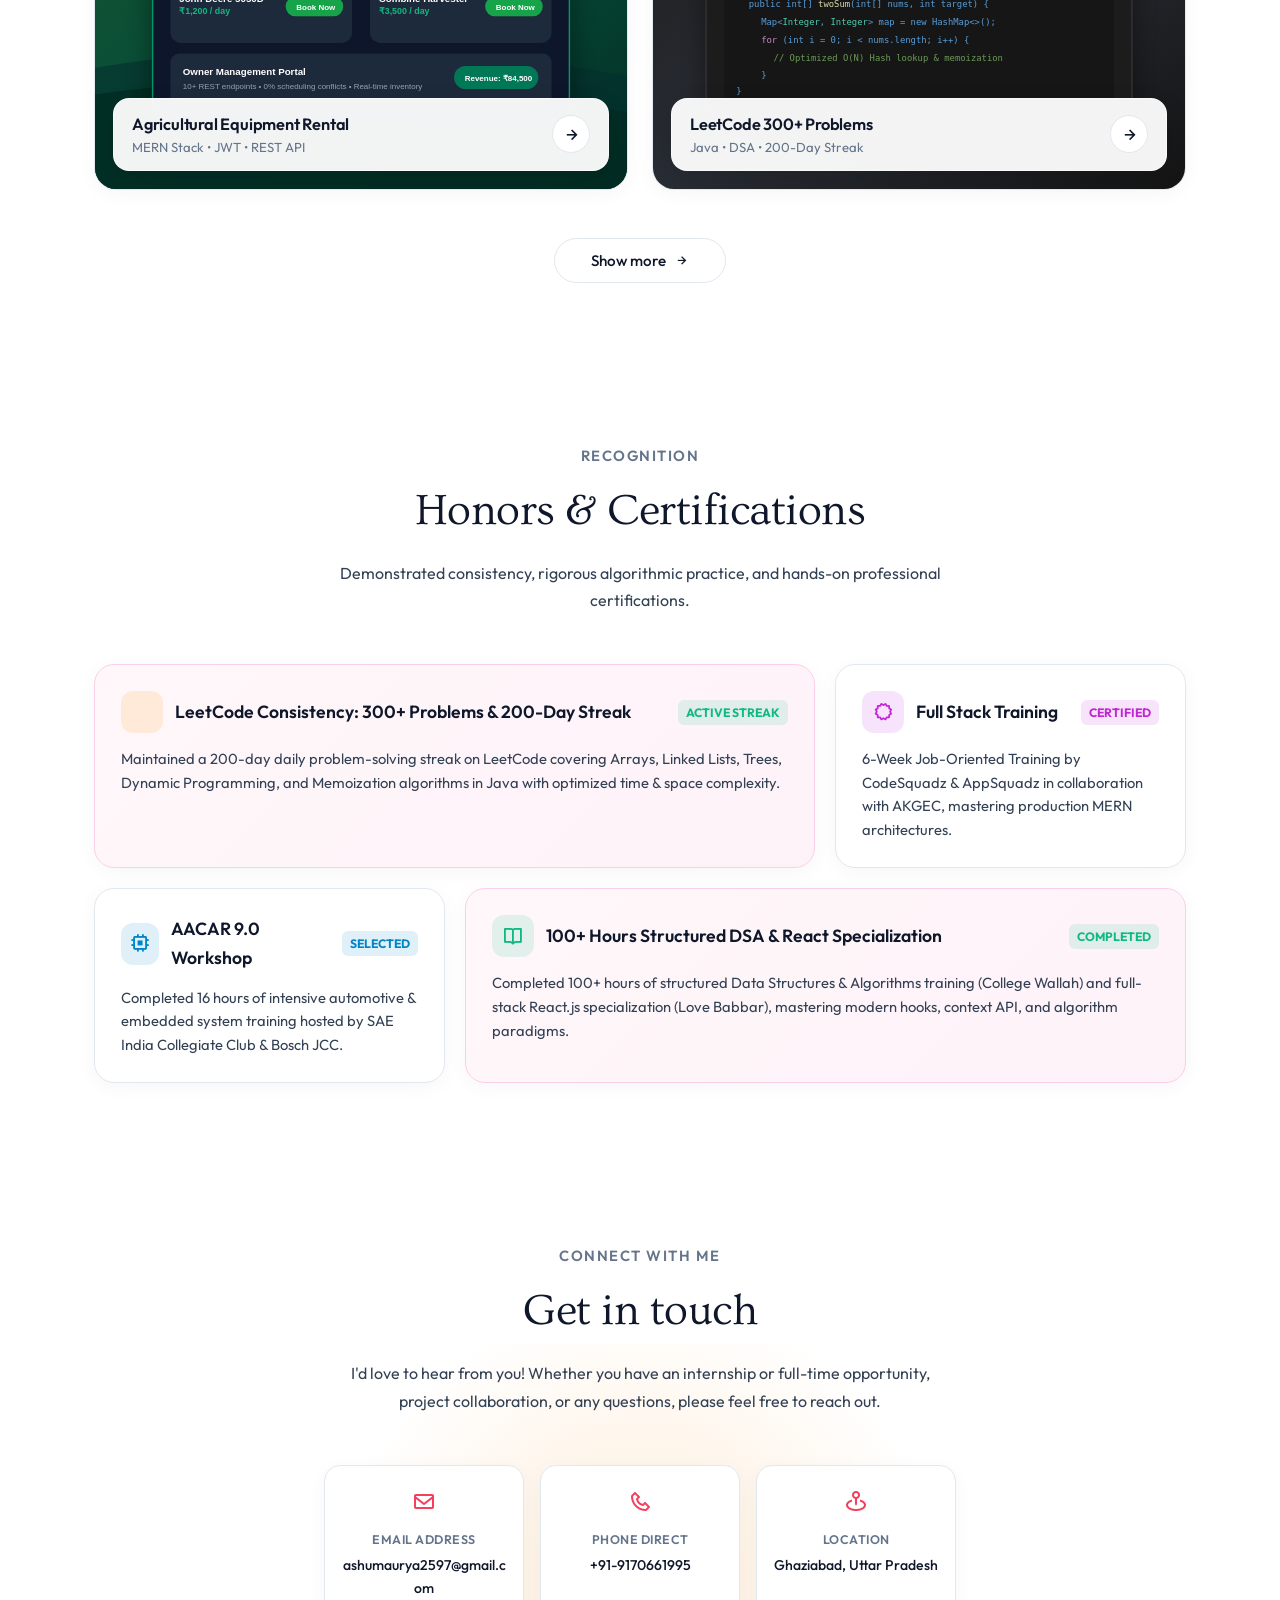
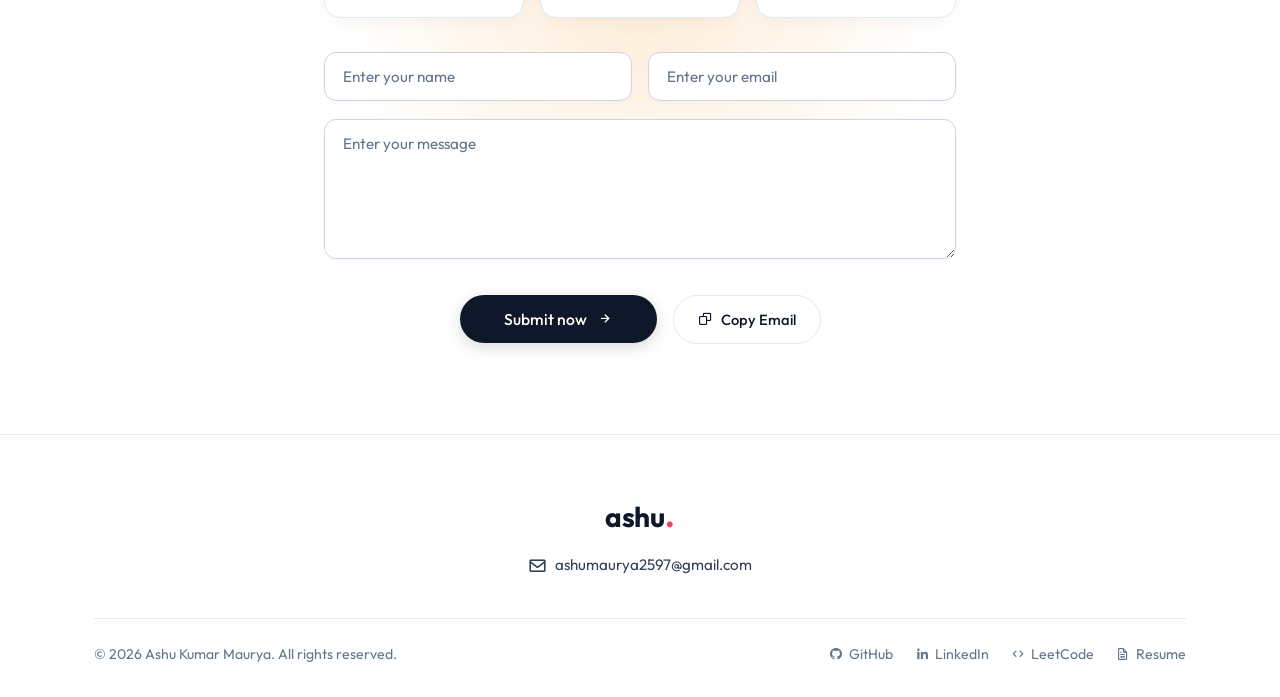
<file: Portfolio.html>
<!DOCTYPE html>
<html lang="en">
<head>
  <meta charset="UTF-8">
  <meta name="viewport" content="width=device-width, initial-scale=1.0, viewport-fit=cover">
  <title>Ashu Kumar Maurya — Full-Stack Web Developer &amp; Problem Solver</title>
  <meta name="description" content="Professional portfolio of Ashu Kumar Maurya, Full-Stack Web Developer and Computer Science undergraduate specializing in React.js, Node.js, Express.js, MongoDB (MERN Stack), and Machine Learning with 300+ DSA algorithmic problems solved.">
  <meta name="author" content="Ashu Kumar Maurya">
  
  <!-- Favicon -->
  <link rel="icon" type="image/jpeg" href="ashuicon.jpg">

  <!-- Google Fonts: Ovo (Serif) & Outfit (Modern Sans) & JetBrains Mono -->
  <link rel="preconnect" href="https://fonts.googleapis.com">
  <link rel="preconnect" href="https://fonts.gstatic.com" crossorigin>
  <link href="https://fonts.googleapis.com/css2?family=Outfit:wght@300;400;500;600;700;800&family=Ovo&family=Playfair+Display:ital,wght@0,400;0,600;1,400&family=JetBrains+Mono:wght@400;500;600&display=swap" rel="stylesheet">

  <!-- Boxicons for clean modern UI icons -->
  <link href="https://unpkg.com/boxicons@2.1.4/css/boxicons.min.css" rel="stylesheet">

  <!-- Main Stylesheet -->
  <link rel="stylesheet" href="portfolio.css">
</head>
<body>
  <!-- Scroll Progress Indicator -->
  <div id="scroll-progress" aria-hidden="true"></div>

  <!-- Ambient Top Lighting Flare -->
  <div class="ambient-lighting" aria-hidden="true"></div>

  <!-- Header / Navigation Bar -->
  <header>
    <div class="container navbar">
      <!-- Brand Logo -->
      <a href="#home" class="brand-logo" aria-label="Home">
        ashu<span class="dot">.</span>
      </a>

      <!-- Center Floating Pill Navigation -->
      <nav class="nav-menu-wrapper" aria-label="Main Navigation">
        <ul class="nav-menu">
          <li><a href="#home" class="nav-link active">Home</a></li>
          <li><a href="#about" class="nav-link">About</a></li>
          <li><a href="#timeline" class="nav-link">Journey</a></li>
          <li><a href="#services" class="nav-link">Services</a></li>
          <li><a href="#work" class="nav-link">Projects</a></li>
          <li><a href="#achievements" class="nav-link">Achievements</a></li>
          <li><a href="#contact" class="nav-link">Contact</a></li>
        </ul>
      </nav>

      <!-- Right Navigation Actions -->
      <div class="nav-actions">
        <!-- Theme Toggle Button -->
        <button id="theme-toggle" class="btn-theme-toggle" aria-label="Toggle light and dark mode" title="Toggle Theme">
          <i class='bx bx-moon'></i>
        </button>

        <!-- Connect Action Button -->
        <a href="#contact" class="btn-connect">
          <span>Connect</span>
          <i class='bx bx-right-arrow-alt'></i>
        </a>

        <!-- Mobile Hamburger Toggle -->
        <button id="hamburger-btn" class="btn-hamburger" aria-label="Open navigation menu">
          <i class='bx bx-menu-alt-right'></i>
        </button>
      </div>
    </div>
  </header>

  <!-- Mobile Drawer Menu -->
  <div id="mobile-overlay" class="mobile-drawer-overlay"></div>
  <aside id="mobile-drawer" class="mobile-drawer" aria-label="Mobile Navigation">
    <div class="mobile-drawer-header">
      <span class="brand-logo">ashu<span class="dot">.</span></span>
      <button id="close-drawer-btn" class="btn-close-drawer" aria-label="Close navigation menu">
        <i class='bx bx-x'></i>
      </button>
    </div>
    <ul class="mobile-nav-links">
      <li><a href="#home" class="mobile-nav-link">Home</a></li>
      <li><a href="#about" class="mobile-nav-link">About me</a></li>
      <li><a href="#timeline" class="mobile-nav-link">Journey &amp; Education</a></li>
      <li><a href="#services" class="mobile-nav-link">Services</a></li>
      <li><a href="#work" class="mobile-nav-link">Featured Projects</a></li>
      <li><a href="#achievements" class="mobile-nav-link">Achievements</a></li>
      <li><a href="#contact" class="mobile-nav-link">Contact</a></li>
    </ul>
    <div style="margin-top: auto; padding-top: 24px; border-top: 1px solid var(--border-card);">
      <a href="#contact" class="btn-primary-gradient mobile-nav-link" style="width: 100%; justify-content: center;">
        Connect with me <i class='bx bx-right-arrow-alt'></i>
      </a>
    </div>
  </aside>

  <!-- Main Content Area -->
  <main>
    <!-- ======================================================================
         1. Hero Section (Elevated Executive First Impression)
         ====================================================================== -->
    <section id="home" class="hero-section">
      <div class="container hero-content">
        <!-- Live Status Pill -->
        <div class="hero-status-badge">
          <span class="status-dot"></span>
          <span>Available for SDE &amp; Full-Stack Opportunities</span>
        </div>

        <!-- Profile Avatar Badge -->
        <div class="hero-avatar-wrapper">
          <img 
            src="ashuicon.jpg" 
            alt="Ashu Kumar Maurya Portrait" 
            class="hero-avatar"
            onerror="this.onerror=null; this.src='assets/eliana-avatar.svg';"
          >
        </div>

        <!-- Greeting -->
        <div class="hero-greeting">
          <span>Hi! I'm Ashu Kumar Maurya</span>
          <span class="wave-emoji" aria-hidden="true">👋</span>
        </div>

        <!-- Main Headline in Serif -->
        <h1 class="hero-title">
          full-stack web developer<br>based in ghaziabad.
        </h1>

        <!-- Subtitle from Resume Summary -->
        <p class="hero-description">
          Computer Science undergraduate at Ajay Kumar Garg Engineering College specializing in responsive user interfaces, scalable RESTful APIs with React.js, Node.js, Express.js, MongoDB (MERN Stack), and Machine Learning with 300+ DSA algorithmic problems solved.
        </p>

        <!-- CTA Action Buttons -->
        <div class="hero-actions">
          <a href="#contact" class="btn-primary-gradient">
            <span>connect with me</span>
            <i class='bx bx-right-arrow-alt'></i>
          </a>
          <a href="Ashu_Resume.pdf" target="_blank" rel="noopener noreferrer" class="btn-secondary-outline">
            <span>download resume</span>
            <i class='bx bx-download'></i>
          </a>
        </div>

        <!-- Hero Quick Socials Ribbon -->
        <div class="hero-socials">
          <a href="https://github.com/AshuMaurya1" target="_blank" rel="noopener noreferrer" class="hero-social-link" title="GitHub">
            <i class='bx bxl-github'></i>
          </a>
          <a href="https://linkedin.com" target="_blank" rel="noopener noreferrer" class="hero-social-link" title="LinkedIn">
            <i class='bx bxl-linkedin'></i>
          </a>
          <a href="https://leetcode.com" target="_blank" rel="noopener noreferrer" class="hero-social-link" title="LeetCode Profile">
            <i class='bx bx-code'></i>
          </a>
          <a href="mailto:ashumaurya2597@gmail.com" class="hero-social-link" title="Email Direct">
            <i class='bx bx-envelope'></i>
          </a>
          <a href="tel:+919170661995" class="hero-social-link" title="Call Direct">
            <i class='bx bx-phone'></i>
          </a>
        </div>

        <!-- Hero Key Metrics Bento Strip -->
        <div class="hero-metrics-strip">
          <div class="metric-pill">
            <div class="metric-number gradient">300+</div>
            <div class="metric-label">LeetCode Solved</div>
          </div>
          <div class="metric-pill">
            <div class="metric-number">200+</div>
            <div class="metric-label">Active Day Streak 🔥</div>
          </div>
          <div class="metric-pill">
            <div class="metric-number">MERN</div>
            <div class="metric-label">Full-Stack Core</div>
          </div>
          <div class="metric-pill">
            <div class="metric-number">AKGEC</div>
            <div class="metric-label">B.Tech CSE '27</div>
          </div>
        </div>
      </div>
    </section>

    <!-- ======================================================================
         2. About Me Section
         ====================================================================== -->
    <section id="about" class="about-section">
      <div class="container">
        <!-- Section Title Header -->
        <div class="section-header">
          <span class="section-eyebrow">Introduction</span>
          <h2 class="section-title">About me</h2>
        </div>

        <div class="about-grid">
          <!-- Left Column: Portrait Photo & Circular Rotating Badge -->
          <div class="about-image-column">
            <div class="about-image-card">
              <img 
                src="ashuicon.jpg" 
                alt="Ashu Kumar Maurya" 
                class="about-photo"
                onerror="this.onerror=null; this.src='assets/eliana-portrait.svg';"
              >
            </div>

            <!-- GreatStack Signature Circular Rotating Text Stamp Badge -->
            <div class="spinning-badge-container">
              <div class="spinning-badge">
                <svg viewBox="0 0 160 160" class="spinning-svg" aria-hidden="true">
                  <path id="badgeCirclePath" d="M 80, 80 m -56, 0 a 56,56 0 1,1 112,0 a 56,56 0 1,1 -112,0" fill="none" />
                  <text class="spinning-text">
                    <textPath href="#badgeCirclePath" startOffset="0%">
                      FULL-STACK WEB DEVELOPER • MERN STACK &amp; DSA • 
                    </textPath>
                  </text>
                </svg>
                <div class="badge-center">
                  <i class='bx bx-code-alt'></i>
                </div>
              </div>
            </div>
          </div>

          <!-- Right Column: Bio Paragraph, 3 Info Cards, Tools I Use -->
          <div class="about-details">
            <p class="about-bio-text">
              I am an energetic Full-Stack Web Developer and Computer Science &amp; Engineering undergraduate at Ajay Kumar Garg Engineering College, Ghaziabad. Skilled in building responsive, high-performance user interfaces and robust RESTful APIs with JavaScript, React.js, Node.js, Express.js, and MongoDB (MERN Stack). I have solved 300+ algorithmic problems on LeetCode with an active 200-day streak and possess practical experience applying Machine Learning to real-time systems.
            </p>

            <!-- 3 Stat / Info Cards from Resume -->
            <div class="about-cards-grid">
              <!-- Card 1: Languages & Tech -->
              <div class="stat-card">
                <div class="stat-icon">
                  <i class='bx bx-code-curly'></i>
                </div>
                <h3 class="stat-title">Languages</h3>
                <p class="stat-desc">Java, JavaScript (ES6+), React.js, Node.js, Python, HTML5, CSS3</p>
              </div>

              <!-- Card 2: Education -->
              <div class="stat-card">
                <div class="stat-icon">
                  <i class='bx bx-graduation'></i>
                </div>
                <h3 class="stat-title">Education</h3>
                <p class="stat-desc">B.Tech in CSE &mdash; AKGEC (2023&ndash;2027) | CGPA: 7.0/10</p>
              </div>

              <!-- Card 3: Problem Solving -->
              <div class="stat-card">
                <div class="stat-icon">
                  <i class='bx bx-trophy'></i>
                </div>
                <h3 class="stat-title">Problem Solving</h3>
                <p class="stat-desc">300+ LeetCode Solved &bull; 200-Day Active Daily Streak</p>
              </div>
            </div>

            <!-- Tools I Use -->
            <div class="tools-section">
              <h4 class="tools-title">Tools &amp; Technologies I Use</h4>
              <div class="tools-row">
                <div class="tool-badge" data-tooltip="React.js">
                  <img src="assets/react.svg" alt="React icon">
                </div>
                <div class="tool-badge" data-tooltip="JavaScript">
                  <img src="assets/javascript.svg" alt="JavaScript icon">
                </div>
                <div class="tool-badge" data-tooltip="Java">
                  <img src="assets/java.svg" alt="Java icon">
                </div>
                <div class="tool-badge" data-tooltip="Python">
                  <img src="assets/python.svg" alt="Python icon">
                </div>
                <div class="tool-badge" data-tooltip="Tailwind CSS">
                  <img src="assets/tailwind.svg" alt="Tailwind icon">
                </div>
                <div class="tool-badge" data-tooltip="MongoDB">
                  <img src="assets/mongodb.svg" alt="MongoDB icon">
                </div>
                <div class="tool-badge" data-tooltip="Git &amp; GitHub">
                  <img src="assets/git.svg" alt="Git icon">
                </div>
                <div class="tool-badge" data-tooltip="Postman">
                  <img src="assets/postman.svg" alt="Postman icon">
                </div>
                <div class="tool-badge" data-tooltip="VS Code">
                  <img src="assets/vscode.svg" alt="VS Code icon">
                </div>
                <div class="tool-badge" data-tooltip="LeetCode">
                  <img src="assets/leetcode.svg" alt="LeetCode icon">
                </div>
                <div class="tool-badge" data-tooltip="Firebase">
                  <img src="assets/firebase.svg" alt="Firebase icon">
                </div>
                <div class="tool-badge" data-tooltip="Figma">
                  <img src="assets/figma.svg" alt="Figma icon">
                </div>
              </div>
            </div>
          </div>
        </div>
      </div>
    </section>

    <!-- ======================================================================
         3. Education & Career Journey Timeline (Professional Section)
         ====================================================================== -->
    <section id="timeline" class="timeline-section">
      <div class="container">
        <div class="section-header">
          <span class="section-eyebrow">Milestones</span>
          <h2 class="section-title">Education &amp; Journey</h2>
          <p class="section-subtitle">
            A chronological timeline of academic achievements, technical workshops, and professional software engineering training.
          </p>
        </div>

        <div class="timeline-container">
          <!-- Timeline Item 1 -->
          <div class="timeline-item">
            <div class="timeline-marker"><div class="timeline-marker-inner"></div></div>
            <div class="timeline-card">
              <div class="timeline-header">
                <h3 class="timeline-title">Full Stack Web Development Certification</h3>
                <span class="timeline-date-badge">Jun 2026 &ndash; Jul 2026</span>
              </div>
              <p class="timeline-institution">CodeSquadz &amp; AppSquadz &bull; In collaboration with AKGEC</p>
              <p class="timeline-desc">
                Completed an intensive 6-week job-oriented training covering advanced MERN architecture, secure JWT authentication, state management, and Git-based team development workflows.
              </p>
            </div>
          </div>

          <!-- Timeline Item 2 -->
          <div class="timeline-item">
            <div class="timeline-marker"><div class="timeline-marker-inner"></div></div>
            <div class="timeline-card">
              <div class="timeline-header">
                <h3 class="timeline-title">AACAR 9.0 Automotive Workshop</h3>
                <span class="timeline-date-badge">Technical Training</span>
              </div>
              <p class="timeline-institution">SAE India Collegiate Club &amp; Bosch JCC</p>
              <p class="timeline-desc">
                Selected for AACAR 9.0 and completed 16 hours of specialized technical training in Automotive Technology, real-time sensor logic, and embedded control systems.
              </p>
            </div>
          </div>

          <!-- Timeline Item 3 -->
          <div class="timeline-item">
            <div class="timeline-marker"><div class="timeline-marker-inner"></div></div>
            <div class="timeline-card">
              <div class="timeline-header">
                <h3 class="timeline-title">Bachelor of Technology &mdash; Computer Science &amp; Engineering</h3>
                <span class="timeline-date-badge">2023 &ndash; 2027</span>
              </div>
              <p class="timeline-institution">Ajay Kumar Garg Engineering College, Ghaziabad &bull; CGPA: 7.0/10</p>
              <p class="timeline-desc">
                Relevant Coursework: Data Structures &amp; Algorithms, Web Development, Operating Systems, Computer Architecture, and Object-Oriented Programming (Java).
              </p>
            </div>
          </div>

          <!-- Timeline Item 4 -->
          <div class="timeline-item">
            <div class="timeline-marker"><div class="timeline-marker-inner"></div></div>
            <div class="timeline-card">
              <div class="timeline-header">
                <h3 class="timeline-title">Intermediate (Class XII)</h3>
                <span class="timeline-date-badge">2021 &ndash; 2022</span>
              </div>
              <p class="timeline-institution">Maa Vindhyavasini Inter College, Paanpi, Sonbhadra &bull; 60.0%</p>
              <p class="timeline-desc">
                Completed senior secondary education focusing on Physics, Chemistry, and Mathematics.
              </p>
            </div>
          </div>

          <!-- Timeline Item 5 -->
          <div class="timeline-item">
            <div class="timeline-marker"><div class="timeline-marker-inner"></div></div>
            <div class="timeline-card">
              <div class="timeline-header">
                <h3 class="timeline-title">High School (Class X)</h3>
                <span class="timeline-date-badge">2019 &ndash; 2020</span>
              </div>
              <p class="timeline-institution">Maa Vindhyavasini Inter College, Paanpi, Sonbhadra &bull; 64.5%</p>
              <p class="timeline-desc">
                Built foundational science and mathematics core competencies.
              </p>
            </div>
          </div>
        </div>
      </div>
    </section>

    <!-- ======================================================================
         4. Services Showcase Section
         ====================================================================== -->
    <section id="services" class="services-section">
      <div class="container">
        <!-- Section Header -->
        <div class="section-header">
          <span class="section-eyebrow">What I offer</span>
          <h2 class="section-title">My services</h2>
          <p class="section-subtitle">
            Specialized in end-to-end web engineering, from responsive React interfaces and MERN architecture to RESTful APIs and intelligent machine learning integrations.
          </p>
        </div>

        <!-- 4 Services Grid -->
        <div class="services-grid">
          <!-- Card 1: Full-Stack Web Dev -->
          <div class="service-card">
            <div class="service-icon-box">
              <i class='bx bx-layout'></i>
            </div>
            <h3 class="service-title">Full-Stack Web Dev</h3>
            <p class="service-desc">
              End-to-end web applications with React.js, Node.js, Express.js, and MongoDB (MERN Stack).
            </p>
            <span class="service-link">
              <span>Read more</span>
              <i class='bx bx-right-arrow-alt'></i>
            </span>
          </div>

          <!-- Card 2: API & Backend Systems (Featured with soft purple/pink tint) -->
          <div class="service-card featured">
            <div class="service-icon-box">
              <i class='bx bx-server'></i>
            </div>
            <h3 class="service-title">API &amp; Backend Systems</h3>
            <p class="service-desc">
              Scalable RESTful APIs, JWT authentication, secure route guards, and relational/NoSQL database design.
            </p>
            <span class="service-link">
              <span>Read more</span>
              <i class='bx bx-right-arrow-alt'></i>
            </span>
          </div>

          <!-- Card 3: UI/UX & Responsive Web -->
          <div class="service-card">
            <div class="service-icon-box">
              <i class='bx bx-mobile-alt'></i>
            </div>
            <h3 class="service-title">UI/UX &amp; Responsive Web</h3>
            <p class="service-desc">
              Mobile-first responsive layouts across 5+ screen resolutions with zero layout shifts and sub-300ms latency.
            </p>
            <span class="service-link">
              <span>Read more</span>
              <i class='bx bx-right-arrow-alt'></i>
            </span>
          </div>

          <!-- Card 4: ML & Smart Systems -->
          <div class="service-card">
            <div class="service-icon-box">
              <i class='bx bx-brain'></i>
            </div>
            <h3 class="service-title">ML &amp; Smart Systems</h3>
            <p class="service-desc">
              Predictive models and dynamic automation algorithms using Python, FastAPI, Random Forest, and XGBoost.
            </p>
            <span class="service-link">
              <span>Read more</span>
              <i class='bx bx-right-arrow-alt'></i>
            </span>
          </div>
        </div>
      </div>
    </section>

    <!-- ======================================================================
         5. Work / Portfolio Showcase Section (Resume Projects)
         ====================================================================== -->
    <section id="work" class="work-section">
      <div class="container">
        <!-- Section Header -->
        <div class="section-header">
          <span class="section-eyebrow">My portfolio</span>
          <h2 class="section-title">Featured Projects</h2>
          <p class="section-subtitle">
            Explore real-world engineering projects featuring AI congestion predictions, real-time voice assistants, MERN rental platforms, and algorithmic solutions.
          </p>
        </div>

        <!-- Category Filter Tabs -->
        <div class="filter-tabs">
          <button class="filter-btn active" data-filter="all">All (4)</button>
          <button class="filter-btn" data-filter="ai-ml">AI / ML</button>
          <button class="filter-btn" data-filter="mern-stack">MERN Stack</button>
          <button class="filter-btn" data-filter="javascript">JavaScript</button>
          <button class="filter-btn" data-filter="dsa">Problem Solving</button>
        </div>

        <!-- Project Cards Grid -->
        <div class="projects-grid">
          <!-- Card 1: AI Traffic Congestion Prediction -->
          <div class="project-card" data-category="ai-ml" data-project="traffic">
            <div class="project-image-wrapper">
              <img 
                src="assets/project-traffic-ai.svg" 
                alt="AI-Based Traffic Congestion Prediction System"
              >
            </div>
            <div class="project-floating-bar">
              <div class="project-info">
                <span class="project-title">AI Traffic Congestion System</span>
                <span class="project-category">AI / ML &bull; React.js &bull; FastAPI</span>
              </div>
              <div class="project-arrow-btn" aria-label="View project details">
                <i class='bx bx-right-arrow-alt'></i>
              </div>
            </div>
          </div>

          <!-- Card 2: Voice Assistant -->
          <div class="project-card" data-category="javascript" data-project="voice">
            <div class="project-image-wrapper">
              <img 
                src="assets/project-voice-assistant.svg" 
                alt="Client-Side Voice Assistant"
              >
            </div>
            <div class="project-floating-bar">
              <div class="project-info">
                <span class="project-title">Voice Assistant</span>
                <span class="project-category">JavaScript &bull; Web Speech API</span>
              </div>
              <div class="project-arrow-btn" aria-label="View project details">
                <i class='bx bx-right-arrow-alt'></i>
              </div>
            </div>
          </div>

          <!-- Card 3: Agricultural Equipment Rental Platform -->
          <div class="project-card" data-category="mern-stack" data-project="agri">
            <div class="project-image-wrapper">
              <img 
                src="assets/project-agri-rental.svg" 
                alt="Agricultural Equipment Rental Platform"
              >
            </div>
            <div class="project-floating-bar">
              <div class="project-info">
                <span class="project-title">Agricultural Equipment Rental</span>
                <span class="project-category">MERN Stack &bull; JWT &bull; REST API</span>
              </div>
              <div class="project-arrow-btn" aria-label="View project details">
                <i class='bx bx-right-arrow-alt'></i>
              </div>
            </div>
          </div>

          <!-- Card 4: LeetCode & Problem Solving -->
          <div class="project-card" data-category="dsa" data-project="leetcode">
            <div class="project-image-wrapper">
              <img 
                src="assets/project-leetcode-dsa.svg" 
                alt="LeetCode 300+ Algorithmic Solutions"
              >
            </div>
            <div class="project-floating-bar">
              <div class="project-info">
                <span class="project-title">LeetCode 300+ Problems</span>
                <span class="project-category">Java &bull; DSA &bull; 200-Day Streak</span>
              </div>
              <div class="project-arrow-btn" aria-label="View project details">
                <i class='bx bx-right-arrow-alt'></i>
              </div>
            </div>
          </div>

          <!-- Extra Card 5: Full Stack Training Certification (Revealed on 'Show more') -->
          <div class="project-card extra-project" data-category="mern-stack" data-project="training" style="display: none; opacity: 0;">
            <div class="project-image-wrapper">
              <img 
                src="assets/project-1.svg" 
                alt="Full Stack Job-Oriented Training"
              >
            </div>
            <div class="project-floating-bar">
              <div class="project-info">
                <span class="project-title">Full Stack Web Certification</span>
                <span class="project-category">CodeSquadz &bull; AKGEC Training</span>
              </div>
              <div class="project-arrow-btn" aria-label="View project details">
                <i class='bx bx-right-arrow-alt'></i>
              </div>
            </div>
          </div>

          <!-- Extra Card 6: AACAR 9.0 Automotive Workshop (Revealed on 'Show more') -->
          <div class="project-card extra-project" data-category="dsa" data-project="aacar" style="display: none; opacity: 0;">
            <div class="project-image-wrapper">
              <img 
                src="assets/project-4.svg" 
                alt="AACAR 9.0 Automotive Technology"
              >
            </div>
            <div class="project-floating-bar">
              <div class="project-info">
                <span class="project-title">AACAR 9.0 Automotive Tech</span>
                <span class="project-category">SAE India &bull; Bosch JCC</span>
              </div>
              <div class="project-arrow-btn" aria-label="View project details">
                <i class='bx bx-right-arrow-alt'></i>
              </div>
            </div>
          </div>
        </div>

        <!-- Centered Show More Action Button -->
        <div class="show-more-wrapper">
          <button id="show-more-btn" class="btn-show-more">
            <span>Show more</span>
            <i class='bx bx-right-arrow-alt'></i>
          </button>
        </div>
      </div>
    </section>

    <!-- ======================================================================
         6. Honors & Achievements Bento Grid (New Executive Section)
         ====================================================================== -->
    <section id="achievements" class="bento-section">
      <div class="container">
        <div class="section-header">
          <span class="section-eyebrow">Recognition</span>
          <h2 class="section-title">Honors &amp; Certifications</h2>
          <p class="section-subtitle">
            Demonstrated consistency, rigorous algorithmic practice, and hands-on professional certifications.
          </p>
        </div>

        <div class="bento-grid">
          <!-- Bento Card 1 (Highlight - LeetCode) -->
          <div class="bento-card highlight">
            <div class="bento-header">
              <div class="bento-icon" style="background: rgba(255, 161, 22, 0.15); color: #ffa116;">
                <i class='bx bx-fire'></i>
              </div>
              <h3 class="bento-title">LeetCode Consistency: 300+ Problems &amp; 200-Day Streak</h3>
              <span class="bento-badge">Active Streak</span>
            </div>
            <p class="bento-body">
              Maintained a 200-day daily problem-solving streak on LeetCode covering Arrays, Linked Lists, Trees, Dynamic Programming, and Memoization algorithms in Java with optimized time &amp; space complexity.
            </p>
          </div>

          <!-- Bento Card 2: CodeSquadz Full Stack -->
          <div class="bento-card">
            <div class="bento-header">
              <div class="bento-icon" style="background: rgba(184, 32, 230, 0.12); color: #c026d3;">
                <i class='bx bx-certification'></i>
              </div>
              <h3 class="bento-title">Full Stack Training</h3>
              <span class="bento-badge" style="background: rgba(192, 38, 211, 0.12); color: #c026d3;">Certified</span>
            </div>
            <p class="bento-body">
              6-Week Job-Oriented Training by CodeSquadz &amp; AppSquadz in collaboration with AKGEC, mastering production MERN architectures.
            </p>
          </div>

          <!-- Bento Card 3: AACAR 9.0 -->
          <div class="bento-card">
            <div class="bento-header">
              <div class="bento-icon" style="background: rgba(2, 132, 199, 0.12); color: #0284c7;">
                <i class='bx bx-chip'></i>
              </div>
              <h3 class="bento-title">AACAR 9.0 Workshop</h3>
              <span class="bento-badge" style="background: rgba(2, 132, 199, 0.12); color: #0284c7;">Selected</span>
            </div>
            <p class="bento-body">
              Completed 16 hours of intensive automotive &amp; embedded system training hosted by SAE India Collegiate Club &amp; Bosch JCC.
            </p>
          </div>

          <!-- Bento Card 4: Technical Coursework (Highlight) -->
          <div class="bento-card highlight">
            <div class="bento-header">
              <div class="bento-icon" style="background: rgba(16, 185, 129, 0.12); color: #10b981;">
                <i class='bx bx-book-open'></i>
              </div>
              <h3 class="bento-title">100+ Hours Structured DSA &amp; React Specialization</h3>
              <span class="bento-badge">Completed</span>
            </div>
            <p class="bento-body">
              Completed 100+ hours of structured Data Structures &amp; Algorithms training (College Wallah) and full-stack React.js specialization (Love Babbar), mastering modern hooks, context API, and algorithm paradigms.
            </p>
          </div>
        </div>
      </div>
    </section>

    <!-- ======================================================================
         7. Contact Section ("Get in touch")
         ====================================================================== -->
    <section id="contact" class="contact-section">
      <!-- Subtle warm ambient lighting glow -->
      <div class="contact-ambient" aria-hidden="true"></div>

      <div class="container contact-form-wrapper">
        <!-- Section Header -->
        <div class="section-header">
          <span class="section-eyebrow">Connect with me</span>
          <h2 class="section-title">Get in touch</h2>
          <p class="section-subtitle">
            I'd love to hear from you! Whether you have an internship or full-time opportunity, project collaboration, or any questions, please feel free to reach out.
          </p>
        </div>

        <!-- 3 Quick Contact Cards -->
        <div class="contact-quick-cards">
          <div class="contact-quick-card">
            <div class="contact-quick-icon"><i class='bx bx-envelope'></i></div>
            <div class="contact-quick-label">Email Address</div>
            <div class="contact-quick-val">ashumaurya2597@gmail.com</div>
          </div>
          <div class="contact-quick-card">
            <div class="contact-quick-icon"><i class='bx bx-phone'></i></div>
            <div class="contact-quick-label">Phone Direct</div>
            <div class="contact-quick-val">+91-9170661995</div>
          </div>
          <div class="contact-quick-card">
            <div class="contact-quick-icon"><i class='bx bx-map-pin'></i></div>
            <div class="contact-quick-label">Location</div>
            <div class="contact-quick-val">Ghaziabad, Uttar Pradesh</div>
          </div>
        </div>

        <!-- Contact Form -->
        <form id="contact-form" class="contact-form">
          <div class="form-row">
            <div class="form-group">
              <input type="text" id="user-name" placeholder="Enter your name" required>
            </div>
            <div class="form-group">
              <input type="email" id="user-email" placeholder="Enter your email" required>
            </div>
          </div>
          <div class="form-group">
            <textarea id="user-message" placeholder="Enter your message" required></textarea>
          </div>
          <div class="form-submit-wrapper">
            <button type="submit" class="btn-submit">
              <span>Submit now</span>
              <i class='bx bx-right-arrow-alt'></i>
            </button>
            <button type="button" id="copy-email-btn" class="btn-copy-email">
              <i class='bx bx-copy'></i>
              <span>Copy Email</span>
            </button>
          </div>
        </form>
      </div>
    </section>
  </main>

  <!-- ======================================================================
       8. Footer
       ====================================================================== -->
  <footer>
    <div class="container">
      <div class="footer-top">
        <a href="#home" class="brand-logo footer-logo" aria-label="Footer Home">
          ashu<span class="dot">.</span>
        </a>
        <a href="mailto:ashumaurya2597@gmail.com" class="footer-email">
          <i class='bx bx-envelope'></i>
          <span>ashumaurya2597@gmail.com</span>
        </a>
      </div>

      <div class="footer-divider"></div>

      <div class="footer-bottom">
        <p class="footer-copyright">&copy; 2026 Ashu Kumar Maurya. All rights reserved.</p>
        <ul class="footer-links">
          <li><a href="https://github.com/AshuMaurya1" target="_blank" rel="noopener noreferrer"><i class='bx bxl-github'></i> GitHub</a></li>
          <li><a href="https://linkedin.com" target="_blank" rel="noopener noreferrer"><i class='bx bxl-linkedin'></i> LinkedIn</a></li>
          <li><a href="https://leetcode.com" target="_blank" rel="noopener noreferrer"><i class='bx bx-code'></i> LeetCode</a></li>
          <li><a href="Ashu_Resume.pdf" target="_blank" rel="noopener noreferrer"><i class='bx bx-file'></i> Resume</a></li>
        </ul>
      </div>
    </div>
  </footer>

  <!-- Floating Back to Top Button -->
  <button id="back-to-top" class="btn-back-to-top" aria-label="Back to top">
    <i class='bx bx-up-arrow-alt'></i>
  </button>

  <!-- Interactive Modal Overlay (Service Details / Resume Project Deep-Dive) -->
  <div id="modal-overlay" class="modal-overlay" aria-hidden="true">
    <div class="modal-container" role="dialog" aria-modal="true">
      <button id="modal-close-btn" class="btn-close-modal" aria-label="Close dialog">
        <i class='bx bx-x'></i>
      </button>
      <h3 id="modal-title" style="font-family: var(--font-serif); font-size: 1.6rem; margin-bottom: 16px; color: var(--text-primary);">Detail</h3>
      <div id="modal-body"></div>
    </div>
  </div>

  <!-- Toast Alert Notification -->
  <div id="toast-notification" class="toast-notification" role="status" aria-live="polite">
    <i class='bx bx-check-circle' style="font-size: 1.3rem;"></i>
    <span class="toast-text">Thank you! Your message has been sent successfully.</span>
  </div>

  <!-- JavaScript -->
  <script src="Portfolio.js"></script>
</body>
</html>
</file>
<file: portfolio.css>
/* ==========================================================================
   ASHU KUMAR MAURYA — EXECUTIVE SOFTWARE ENGINEER PORTFOLIO DESIGN SYSTEM
   Modern, Ultra-clean, High-Performance, Award-Winning Aesthetic
   Light & Dark Theme with Smooth Transitions, Micro-Interactions & Bento Grids
   ========================================================================== */

:root {
  /* Typography */
  --font-serif: 'Ovo', 'Playfair Display', Georgia, serif;
  --font-sans: 'Outfit', 'Inter', -apple-system, BlinkMacSystemFont, 'Segoe UI', Roboto, sans-serif;
  --font-mono: 'JetBrains Mono', monospace;

  /* Light Theme (Clean Minimal Luxury) */
  --bg-primary: #ffffff;
  --bg-secondary: #faf9f6;
  --bg-card: #ffffff;
  --bg-card-hover: #fdfdfd;
  --bg-subtle: #f8fafc;
  --bg-glass: rgba(255, 255, 255, 0.85);

  --text-primary: #0f172a;
  --text-secondary: #334155;
  --text-muted: #64748b;

  --border-light: rgba(0, 0, 0, 0.08);
  --border-card: #e2e8f0;
  --border-card-hover: #cbd5e1;
  --border-input: #cbd5e1;

  --nav-bg: rgba(255, 255, 255, 0.88);
  --nav-border: rgba(0, 0, 0, 0.08);
  --nav-pill-bg: rgba(255, 255, 255, 0.95);
  --nav-pill-shadow: 0 4px 20px rgba(0, 0, 0, 0.04);

  /* Accents & Gradients */
  --accent-gradient: linear-gradient(135deg, #b820e6 0%, #da7d20 100%);
  --accent-gradient-hover: linear-gradient(135deg, #a212cc 0%, #c46812 100%);
  --accent-pink: #f43f5e;
  --accent-purple: #c026d3;
  --accent-cyan: #0284c7;
  --accent-emerald: #10b981;

  --featured-bg: linear-gradient(135deg, #fff7fa 0%, #fdf2f8 100%);
  --featured-border: #fbcfe8;

  --icon-box-bg: #fff1f2;
  --icon-box-color: #f43f5e;

  --ambient-glow: radial-gradient(circle at 50% -5%, #fed7aa 0%, #ffe4e6 28%, #ffffff 65%);
  --contact-glow: radial-gradient(circle at 50% 50%, rgba(254, 215, 170, 0.45) 0%, rgba(255, 255, 255, 0) 70%);

  --btn-dark-bg: #0f172a;
  --btn-dark-text: #ffffff;
  --btn-dark-hover: #020617;

  --card-shadow: 0 4px 20px rgba(0, 0, 0, 0.04);
  --card-shadow-hover: 0 16px 36px rgba(0, 0, 0, 0.08);

  --badge-bg: #ffffff;
  --badge-text: #0f172a;
  --badge-border: #e2e8f0;
}

/* Dark Theme (Executive Plum & Deep Slate) */
[data-theme="dark"] {
  --bg-primary: #0d0714;
  --bg-secondary: #130a1e;
  --bg-card: #180d26;
  --bg-card-hover: #221237;
  --bg-subtle: #150b22;
  --bg-glass: rgba(24, 13, 38, 0.88);

  --text-primary: #f8fafc;
  --text-secondary: #cbd5e1;
  --text-muted: #94a3b8;

  --border-light: rgba(255, 255, 255, 0.1);
  --border-card: rgba(255, 255, 255, 0.12);
  --border-card-hover: rgba(255, 255, 255, 0.22);
  --border-input: rgba(255, 255, 255, 0.18);

  --nav-bg: rgba(13, 7, 20, 0.88);
  --nav-border: rgba(255, 255, 255, 0.12);
  --nav-pill-bg: rgba(24, 13, 38, 0.92);
  --nav-pill-shadow: 0 8px 32px rgba(0, 0, 0, 0.5);

  --featured-bg: linear-gradient(135deg, #2d0f47 0%, #1e0936 100%);
  --featured-border: #a855f7;

  --icon-box-bg: rgba(244, 63, 94, 0.16);
  --icon-box-color: #fb7185;

  --ambient-glow: radial-gradient(circle at 50% -5%, #4c0568 0%, #200438 40%, #0d0714 75%);
  --contact-glow: radial-gradient(circle at 50% 50%, rgba(76, 5, 104, 0.45) 0%, rgba(13, 7, 20, 0) 70%);

  --btn-dark-bg: #ffffff;
  --btn-dark-text: #0d0714;
  --btn-dark-hover: #f1f5f9;

  --card-shadow: 0 8px 30px rgba(0, 0, 0, 0.4);
  --card-shadow-hover: 0 20px 48px rgba(0, 0, 0, 0.65);

  --badge-bg: #180d26;
  --badge-text: #ffffff;
  --badge-border: rgba(255, 255, 255, 0.16);
}

/* ==========================================================================
   Base & Reset
   ========================================================================== */

*, *::before, *::after {
  box-sizing: border-box;
  margin: 0;
  padding: 0;
}

html {
  scroll-behavior: smooth;
  font-size: 16px;
  -webkit-text-size-adjust: 100%;
  overflow-x: hidden;
  width: 100%;
}

body {
  font-family: var(--font-sans);
  background-color: var(--bg-primary);
  color: var(--text-primary);
  line-height: 1.6;
  min-height: 100vh;
  position: relative;
  overflow-x: hidden;
  width: 100%;
  max-width: 100vw;
  transition: background-color 0.35s ease, color 0.35s ease;
}

/* Scroll Progress Bar at very top */
#scroll-progress {
  position: fixed;
  top: 0;
  left: 0;
  height: 3px;
  background: var(--accent-gradient);
  width: 0%;
  z-index: 9999;
  transition: width 0.1s ease-out;
}

/* Background Top Ambient Lighting Flare */
.ambient-lighting {
  position: absolute;
  top: 0;
  left: 0;
  right: 0;
  height: 800px;
  background: var(--ambient-glow);
  pointer-events: none;
  z-index: 0;
  transition: background 0.4s ease;
}

a {
  color: inherit;
  text-decoration: none;
}

button, input, textarea {
  font-family: inherit;
  outline: none;
  border: none;
}

img {
  max-width: 100%;
  height: auto;
  display: block;
}

.container {
  width: 100%;
  max-width: 1140px;
  margin: 0 auto;
  padding: 0 24px;
  position: relative;
  z-index: 1;
}

/* Section Common Titles */
.section-header {
  text-align: center;
  margin-bottom: 50px;
}

.section-eyebrow {
  display: inline-block;
  font-size: 0.92rem;
  font-weight: 600;
  text-transform: uppercase;
  color: var(--text-muted);
  letter-spacing: 1.5px;
  margin-bottom: 8px;
}

.section-title {
  font-family: var(--font-serif);
  font-size: 2.75rem;
  font-weight: 400;
  letter-spacing: -0.5px;
  color: var(--text-primary);
  margin-bottom: 14px;
}

.section-subtitle {
  max-width: 680px;
  margin: 0 auto;
  font-size: 1rem;
  color: var(--text-secondary);
  line-height: 1.7;
}

/* ==========================================================================
   Header & Navbar
   ========================================================================== */

header {
  position: fixed;
  top: 0;
  left: 0;
  right: 0;
  z-index: 100;
  padding: 18px 0;
  transition: all 0.3s ease;
}

header.scrolled {
  background: var(--nav-bg);
  backdrop-filter: blur(14px);
  -webkit-backdrop-filter: blur(14px);
  box-shadow: 0 4px 20px rgba(0, 0, 0, 0.05);
  padding: 12px 0;
}

.navbar {
  display: flex;
  align-items: center;
  justify-content: space-between;
}

/* Brand Logo */
.brand-logo {
  font-family: var(--font-sans);
  font-size: 1.75rem;
  font-weight: 700;
  letter-spacing: -0.5px;
  color: var(--text-primary);
  display: inline-flex;
  align-items: baseline;
  cursor: pointer;
}

.brand-logo .dot {
  color: var(--accent-pink);
  font-size: 2rem;
  line-height: 0;
  margin-left: 1px;
}

/* Center Nav Pills */
.nav-menu-wrapper {
  display: flex;
  align-items: center;
}

.nav-menu {
  display: flex;
  align-items: center;
  list-style: none;
  background: var(--nav-pill-bg);
  border: 1px solid var(--nav-border);
  border-radius: 9999px;
  padding: 8px 24px;
  box-shadow: var(--nav-pill-shadow);
  backdrop-filter: blur(10px);
  -webkit-backdrop-filter: blur(10px);
  gap: 26px;
}

.nav-menu li a {
  font-size: 0.92rem;
  font-weight: 500;
  color: var(--text-secondary);
  transition: color 0.25s ease;
  position: relative;
  padding: 4px 2px;
}

.nav-menu li a:hover,
.nav-menu li a.active {
  color: var(--text-primary);
}

.nav-menu li a.active::after {
  content: '';
  position: absolute;
  bottom: -2px;
  left: 0;
  right: 0;
  height: 2px;
  background: var(--text-primary);
  border-radius: 2px;
}

/* Nav Actions (Right) */
.nav-actions {
  display: flex;
  align-items: center;
  gap: 14px;
}

/* Theme Toggle Button */
.btn-theme-toggle {
  width: 40px;
  height: 40px;
  border-radius: 50%;
  background: transparent;
  border: 1px solid var(--border-light);
  color: var(--text-primary);
  display: flex;
  align-items: center;
  justify-content: center;
  font-size: 1.25rem;
  cursor: pointer;
  transition: all 0.25s ease;
}

.btn-theme-toggle:hover {
  background: var(--bg-card-hover);
  transform: rotate(15deg);
}

/* Connect Button */
.btn-connect {
  display: inline-flex;
  align-items: center;
  gap: 8px;
  padding: 10px 22px;
  border-radius: 9999px;
  border: 1px solid var(--border-card);
  background: transparent;
  color: var(--text-primary);
  font-size: 0.92rem;
  font-weight: 500;
  cursor: pointer;
  transition: all 0.25s ease;
}

.btn-connect:hover {
  background: var(--text-primary);
  color: var(--bg-primary);
  border-color: var(--text-primary);
}

.btn-connect i {
  font-size: 1.1rem;
  transition: transform 0.25s ease;
}

.btn-connect:hover i {
  transform: translateX(3px);
}

/* Mobile Hamburger Toggle */
.btn-hamburger {
  display: none;
  width: 40px;
  height: 40px;
  border-radius: 10px;
  background: transparent;
  color: var(--text-primary);
  font-size: 1.6rem;
  cursor: pointer;
  align-items: center;
  justify-content: center;
}

/* Mobile Drawer */
.mobile-drawer-overlay {
  display: none;
  position: fixed;
  inset: 0;
  background: rgba(0, 0, 0, 0.45);
  backdrop-filter: blur(4px);
  z-index: 1000;
  opacity: 0;
  transition: opacity 0.3s ease;
}

.mobile-drawer {
  position: fixed;
  top: 0;
  right: -360px;
  width: min(320px, 86vw);
  height: 100vh;
  height: 100dvh;
  background: var(--bg-primary);
  border-left: 1px solid var(--border-card);
  box-shadow: -8px 0 30px rgba(0, 0, 0, 0.15);
  z-index: 1001;
  padding: clamp(20px, 4vw, 28px) clamp(16px, 4vw, 24px);
  display: flex;
  flex-direction: column;
  overflow-y: auto;
  -webkit-overflow-scrolling: touch;
  transition: right 0.35s cubic-bezier(0.16, 1, 0.3, 1);
}

.mobile-drawer.active {
  right: 0;
}

.mobile-drawer-overlay.active {
  display: block;
  opacity: 1;
}

.mobile-drawer-header {
  display: flex;
  align-items: center;
  justify-content: space-between;
  margin-bottom: 36px;
}

.btn-close-drawer {
  background: transparent;
  font-size: 1.6rem;
  color: var(--text-primary);
  cursor: pointer;
}

.mobile-nav-links {
  list-style: none;
  display: flex;
  flex-direction: column;
  gap: 20px;
}

.mobile-nav-links a {
  font-size: 1.15rem;
  font-weight: 500;
  color: var(--text-secondary);
  transition: color 0.2s;
}

.mobile-nav-links a:hover {
  color: var(--text-primary);
}

/* ==========================================================================
   Hero Section
   ========================================================================== */

.hero-section {
  padding-top: 165px;
  padding-bottom: 70px;
  text-align: center;
  position: relative;
  z-index: 1;
}

.hero-content {
  display: flex;
  flex-direction: column;
  align-items: center;
  max-width: 860px;
  margin: 0 auto;
}

/* Status Availability Pill */
.hero-status-badge {
  display: inline-flex;
  align-items: center;
  gap: 9px;
  padding: 6px 16px;
  border-radius: 9999px;
  background: rgba(16, 185, 129, 0.08);
  border: 1px solid rgba(16, 185, 129, 0.28);
  color: #10b981;
  font-size: 0.86rem;
  font-weight: 600;
  letter-spacing: 0.2px;
  margin-bottom: 22px;
  box-shadow: 0 2px 10px rgba(16, 185, 129, 0.08);
}

.status-dot {
  width: 8px;
  height: 8px;
  border-radius: 50%;
  background: #10b981;
  box-shadow: 0 0 0 0 rgba(16, 185, 129, 0.7);
  animation: pulseDot 2s infinite;
}

@keyframes pulseDot {
  0% { box-shadow: 0 0 0 0 rgba(16, 185, 129, 0.7); }
  70% { box-shadow: 0 0 0 8px rgba(16, 185, 129, 0); }
  100% { box-shadow: 0 0 0 0 rgba(16, 185, 129, 0); }
}

/* Circular Avatar with Ring */
.hero-avatar-wrapper {
  position: relative;
  margin-bottom: 18px;
}

.hero-avatar {
  width: 86px;
  height: 86px;
  border-radius: 50%;
  object-fit: cover;
  border: 3px solid #ffffff;
  box-shadow: 0 8px 24px rgba(0, 0, 0, 0.12);
  transition: transform 0.3s ease;
}

[data-theme="dark"] .hero-avatar {
  border-color: #180d26;
  box-shadow: 0 8px 24px rgba(0, 0, 0, 0.5);
}

.hero-avatar-wrapper:hover .hero-avatar {
  transform: scale(1.05);
}

/* Hero Greeting */
.hero-greeting {
  display: flex;
  align-items: center;
  gap: 8px;
  font-size: 1.15rem;
  font-weight: 500;
  color: var(--text-primary);
  margin-bottom: 14px;
}

.hero-greeting .wave-emoji {
  display: inline-block;
  animation: waveHand 2.2s infinite;
  transform-origin: 70% 70%;
}

@keyframes waveHand {
  0% { transform: rotate(0deg); }
  10% { transform: rotate(14deg); }
  20% { transform: rotate(-8deg); }
  30% { transform: rotate(14deg); }
  40% { transform: rotate(-4deg); }
  50% { transform: rotate(10deg); }
  60% { transform: rotate(0deg); }
  100% { transform: rotate(0deg); }
}

/* Hero Headline */
.hero-title {
  font-family: var(--font-serif);
  font-size: 3.75rem;
  font-weight: 400;
  line-height: 1.15;
  letter-spacing: -1px;
  color: var(--text-primary);
  margin-bottom: 22px;
}

/* Hero Description */
.hero-description {
  font-size: 1.05rem;
  color: var(--text-secondary);
  line-height: 1.75;
  max-width: 660px;
  margin-bottom: 28px;
}

/* Hero CTAs */
.hero-actions {
  display: flex;
  align-items: center;
  justify-content: center;
  gap: 16px;
  flex-wrap: wrap;
  margin-bottom: 30px;
}

/* Gradient Pill Button */
.btn-primary-gradient {
  display: inline-flex;
  align-items: center;
  gap: 10px;
  padding: 14px 34px;
  border-radius: 9999px;
  background: var(--accent-gradient);
  color: #ffffff;
  font-size: 0.98rem;
  font-weight: 500;
  cursor: pointer;
  box-shadow: 0 8px 24px rgba(184, 32, 230, 0.3);
  transition: all 0.3s cubic-bezier(0.16, 1, 0.3, 1);
}

.btn-primary-gradient:hover {
  transform: translateY(-2px);
  box-shadow: 0 12px 28px rgba(184, 32, 230, 0.42);
}

.btn-primary-gradient i {
  font-size: 1.15rem;
  transition: transform 0.25s ease;
}

.btn-primary-gradient:hover i {
  transform: translateX(4px);
}

/* Secondary Outline Pill */
.btn-secondary-outline {
  display: inline-flex;
  align-items: center;
  gap: 10px;
  padding: 14px 30px;
  border-radius: 9999px;
  background: var(--bg-card);
  border: 1px solid var(--border-card);
  color: var(--text-primary);
  font-size: 0.98rem;
  font-weight: 500;
  cursor: pointer;
  transition: all 0.3s ease;
  box-shadow: 0 2px 8px rgba(0, 0, 0, 0.02);
}

.btn-secondary-outline:hover {
  background: var(--bg-card-hover);
  border-color: var(--text-primary);
  transform: translateY(-2px);
}

.btn-secondary-outline i {
  font-size: 1.15rem;
}

/* Hero Quick Socials Ribbon */
.hero-socials {
  display: flex;
  align-items: center;
  gap: 14px;
  margin-bottom: 36px;
}

.hero-social-link {
  width: 42px;
  height: 42px;
  border-radius: 50%;
  background: var(--bg-card);
  border: 1px solid var(--border-card);
  color: var(--text-secondary);
  display: flex;
  align-items: center;
  justify-content: center;
  font-size: 1.25rem;
  transition: all 0.25s ease;
  box-shadow: 0 2px 6px rgba(0, 0, 0, 0.03);
}

.hero-social-link:hover {
  color: var(--accent-pink);
  border-color: var(--accent-pink);
  transform: translateY(-3px);
  box-shadow: 0 6px 16px rgba(244, 63, 94, 0.2);
}

/* Hero Key Metrics Strip (Bento Strip) */
.hero-metrics-strip {
  display: grid;
  grid-template-columns: repeat(4, 1fr);
  gap: 16px;
  width: 100%;
  max-width: 820px;
  margin: 0 auto;
}

.metric-pill {
  background: var(--bg-glass);
  border: 1px solid var(--border-card);
  border-radius: 16px;
  padding: 14px 18px;
  text-align: center;
  backdrop-filter: blur(10px);
  -webkit-backdrop-filter: blur(10px);
  box-shadow: var(--card-shadow);
  transition: all 0.25s ease;
}

.metric-pill:hover {
  transform: translateY(-3px);
  border-color: var(--accent-purple);
  box-shadow: var(--card-shadow-hover);
}

.metric-number {
  font-family: var(--font-sans);
  font-size: 1.45rem;
  font-weight: 700;
  color: var(--text-primary);
  line-height: 1.1;
  margin-bottom: 4px;
}

.metric-number.gradient {
  background: var(--accent-gradient);
  -webkit-background-clip: text;
  -webkit-text-fill-color: transparent;
}

.metric-label {
  font-size: 0.78rem;
  font-weight: 500;
  color: var(--text-muted);
  text-transform: uppercase;
  letter-spacing: 0.5px;
}

/* ==========================================================================
   About Me Section
   ========================================================================== */

.about-section {
  padding: 90px 0 60px;
  position: relative;
}

.about-grid {
  display: grid;
  grid-template-columns: 340px 1fr;
  gap: 56px;
  align-items: start;
}

/* About Photo Card */
.about-image-column {
  position: relative;
}

.about-image-card {
  width: 100%;
  aspect-ratio: 4 / 4.9;
  border-radius: 28px;
  overflow: hidden;
  box-shadow: var(--card-shadow);
  border: 1px solid var(--border-card);
  background: var(--bg-card);
  position: relative;
}

.about-image-card img {
  width: 100%;
  height: 100%;
  object-fit: cover;
  transition: transform 0.5s ease;
}

.about-image-card:hover img {
  transform: scale(1.03);
}

/* Rotating Badge */
.spinning-badge-container {
  position: absolute;
  top: -24px;
  right: -24px;
  width: 130px;
  height: 130px;
  z-index: 10;
}

.spinning-badge {
  width: 100%;
  height: 100%;
  position: relative;
  display: flex;
  align-items: center;
  justify-content: center;
}

.spinning-svg {
  width: 100%;
  height: 100%;
  animation: spinText 14s linear infinite;
}

.spinning-text {
  font-family: var(--font-sans);
  font-size: 9.8px;
  font-weight: 700;
  letter-spacing: 2.2px;
  fill: var(--badge-text);
  text-transform: uppercase;
}

.badge-center {
  position: absolute;
  width: 44px;
  height: 44px;
  border-radius: 50%;
  background: var(--badge-bg);
  border: 1px solid var(--badge-border);
  box-shadow: 0 4px 14px rgba(0, 0, 0, 0.1);
  display: flex;
  align-items: center;
  justify-content: center;
  color: var(--accent-pink);
  font-size: 1.25rem;
}

@keyframes spinText {
  from { transform: rotate(0deg); }
  to { transform: rotate(360deg); }
}

/* About Details Column */
.about-details {
  display: flex;
  flex-direction: column;
}

.about-bio-text {
  font-size: 1.02rem;
  color: var(--text-secondary);
  line-height: 1.8;
  margin-bottom: 28px;
}

/* 3 Stat Cards from Resume */
.about-cards-grid {
  display: grid;
  grid-template-columns: repeat(3, 1fr);
  gap: 16px;
  margin-bottom: 32px;
}

.stat-card {
  background: var(--bg-card);
  border: 1px solid var(--border-card);
  border-radius: 18px;
  padding: 22px 18px;
  transition: all 0.3s cubic-bezier(0.16, 1, 0.3, 1);
  box-shadow: var(--card-shadow);
}

.stat-card:hover {
  transform: translateY(-4px);
  border-color: var(--accent-pink);
  box-shadow: var(--card-shadow-hover);
}

.stat-icon {
  font-size: 1.4rem;
  color: var(--text-primary);
  margin-bottom: 12px;
}

.stat-title {
  font-size: 1.05rem;
  font-weight: 600;
  color: var(--text-primary);
  margin-bottom: 6px;
}

.stat-desc {
  font-size: 0.88rem;
  color: var(--text-muted);
  line-height: 1.45;
}

/* Tools I Use */
.tools-section {
  display: flex;
  flex-direction: column;
  gap: 14px;
}

.tools-title {
  font-size: 0.95rem;
  font-weight: 600;
  color: var(--text-primary);
}

.tools-row {
  display: flex;
  align-items: center;
  gap: 12px;
  flex-wrap: wrap;
}

.tool-badge {
  width: 52px;
  height: 52px;
  border-radius: 14px;
  background: var(--bg-card);
  border: 1px solid var(--border-card);
  display: flex;
  align-items: center;
  justify-content: center;
  box-shadow: var(--card-shadow);
  transition: all 0.25s ease;
  position: relative;
  cursor: pointer;
}

.tool-badge:hover {
  transform: translateY(-4px) scale(1.05);
  box-shadow: var(--card-shadow-hover);
  border-color: var(--accent-purple);
}

.tool-badge img,
.tool-badge svg {
  width: 28px;
  height: 28px;
}

/* Tool tooltip */
.tool-badge::after {
  content: attr(data-tooltip);
  position: absolute;
  bottom: -30px;
  left: 50%;
  transform: translateX(-50%) translateY(5px);
  background: var(--text-primary);
  color: var(--bg-primary);
  font-size: 0.72rem;
  font-weight: 600;
  padding: 3px 8px;
  border-radius: 6px;
  white-space: nowrap;
  opacity: 0;
  pointer-events: none;
  transition: all 0.2s ease;
  z-index: 20;
}

.tool-badge:hover::after {
  opacity: 1;
  transform: translateX(-50%) translateY(0);
}

/* ==========================================================================
   Experience & Education Timeline Section
   ========================================================================== */

.timeline-section {
  padding: 70px 0;
  position: relative;
}

.timeline-container {
  max-width: 860px;
  margin: 0 auto;
  position: relative;
}

.timeline-container::before {
  content: '';
  position: absolute;
  top: 10px;
  bottom: 10px;
  left: 31px;
  width: 2px;
  background: var(--border-card);
}

.timeline-item {
  position: relative;
  padding-left: 72px;
  margin-bottom: 36px;
}

.timeline-item:last-child {
  margin-bottom: 0;
}

.timeline-marker {
  position: absolute;
  top: 4px;
  left: 20px;
  width: 24px;
  height: 24px;
  border-radius: 50%;
  background: var(--bg-card);
  border: 2px solid var(--accent-pink);
  box-shadow: 0 0 0 4px rgba(244, 63, 94, 0.15);
  display: flex;
  align-items: center;
  justify-content: center;
  z-index: 2;
}

.timeline-marker-inner {
  width: 8px;
  height: 8px;
  border-radius: 50%;
  background: var(--accent-pink);
}

.timeline-card {
  background: var(--bg-card);
  border: 1px solid var(--border-card);
  border-radius: 18px;
  padding: 22px 26px;
  box-shadow: var(--card-shadow);
  transition: all 0.3s ease;
}

.timeline-card:hover {
  transform: translateY(-3px);
  box-shadow: var(--card-shadow-hover);
  border-color: var(--accent-purple);
}

.timeline-header {
  display: flex;
  align-items: flex-start;
  justify-content: space-between;
  gap: 12px;
  flex-wrap: wrap;
  margin-bottom: 8px;
}

.timeline-title {
  font-size: 1.15rem;
  font-weight: 600;
  color: var(--text-primary);
}

.timeline-date-badge {
  font-size: 0.8rem;
  font-weight: 600;
  padding: 4px 12px;
  border-radius: 9999px;
  background: var(--icon-box-bg);
  color: var(--accent-pink);
}

.timeline-institution {
  font-size: 0.95rem;
  color: var(--text-muted);
  font-weight: 500;
  margin-bottom: 8px;
}

.timeline-desc {
  font-size: 0.92rem;
  color: var(--text-secondary);
  line-height: 1.6;
}

/* ==========================================================================
   Services Showcase Section
   ========================================================================== */

.services-section {
  padding: 90px 0;
  position: relative;
}

.services-grid {
  display: grid;
  grid-template-columns: repeat(4, 1fr);
  gap: 20px;
}

.service-card {
  background: var(--bg-card);
  border: 1px solid var(--border-card);
  border-radius: 20px;
  padding: 28px 24px;
  display: flex;
  flex-direction: column;
  transition: all 0.35s cubic-bezier(0.16, 1, 0.3, 1);
  box-shadow: var(--card-shadow);
  cursor: pointer;
}

.service-card:hover {
  transform: translateY(-6px);
  box-shadow: var(--card-shadow-hover);
}

.service-card.featured {
  background: var(--featured-bg);
  border-color: var(--featured-border);
}

.service-icon-box {
  width: 44px;
  height: 44px;
  border-radius: 12px;
  background: var(--icon-box-bg);
  color: var(--icon-box-color);
  display: flex;
  align-items: center;
  justify-content: center;
  font-size: 1.35rem;
  margin-bottom: 20px;
  transition: transform 0.25s ease;
}

.service-card:hover .service-icon-box {
  transform: scale(1.1);
}

.service-title {
  font-family: var(--font-serif);
  font-size: 1.25rem;
  font-weight: 500;
  color: var(--text-primary);
  margin-bottom: 12px;
}

.service-desc {
  font-size: 0.88rem;
  color: var(--text-muted);
  line-height: 1.6;
  margin-bottom: 24px;
  flex-grow: 1;
}

.service-link {
  display: inline-flex;
  align-items: center;
  gap: 6px;
  font-size: 0.86rem;
  font-weight: 600;
  color: var(--text-primary);
  transition: gap 0.25s ease;
}

.service-card:hover .service-link {
  gap: 10px;
  color: var(--accent-pink);
}

/* ==========================================================================
   Portfolio / Latest Work Section
   ========================================================================== */

.work-section {
  padding: 90px 0;
  position: relative;
}

/* Filter Tabs */
.filter-tabs {
  display: flex;
  align-items: center;
  justify-content: center;
  gap: 12px;
  margin-bottom: 40px;
  flex-wrap: wrap;
}

.filter-btn {
  padding: 8px 20px;
  border-radius: 9999px;
  background: transparent;
  border: 1px solid var(--border-card);
  color: var(--text-secondary);
  font-size: 0.88rem;
  font-weight: 500;
  cursor: pointer;
  transition: all 0.25s ease;
}

.filter-btn:hover {
  background: var(--bg-card-hover);
  color: var(--text-primary);
  border-color: var(--text-primary);
}

.filter-btn.active {
  background: var(--btn-dark-bg);
  color: var(--btn-dark-text);
  border-color: var(--btn-dark-bg);
}

/* Project Gallery Grid */
.projects-grid {
  display: grid;
  grid-template-columns: repeat(2, 1fr);
  gap: 24px;
  margin-bottom: 48px;
}

.project-card {
  position: relative;
  border-radius: 22px;
  overflow: hidden;
  aspect-ratio: 16 / 10.5;
  background: var(--bg-card);
  border: 1px solid var(--border-card);
  box-shadow: var(--card-shadow);
  cursor: pointer;
  transition: all 0.35s cubic-bezier(0.16, 1, 0.3, 1);
}

.project-card:hover {
  transform: translateY(-6px);
  box-shadow: var(--card-shadow-hover);
}

.project-image-wrapper {
  width: 100%;
  height: 100%;
  overflow: hidden;
  position: relative;
}

.project-image-wrapper img {
  width: 100%;
  height: 100%;
  object-fit: cover;
  transition: transform 0.6s cubic-bezier(0.16, 1, 0.3, 1);
}

.project-card:hover .project-image-wrapper img {
  transform: scale(1.06);
}

/* Floating Bottom Project Pill */
.project-floating-bar {
  position: absolute;
  bottom: 18px;
  left: 18px;
  right: 18px;
  background: rgba(255, 255, 255, 0.95);
  backdrop-filter: blur(12px);
  -webkit-backdrop-filter: blur(12px);
  border: 1px solid rgba(255, 255, 255, 0.6);
  border-radius: 16px;
  padding: 12px 18px;
  display: flex;
  align-items: center;
  justify-content: space-between;
  box-shadow: 0 8px 24px rgba(0, 0, 0, 0.12);
  transition: all 0.3s ease;
}

[data-theme="dark"] .project-floating-bar {
  background: rgba(24, 13, 38, 0.92);
  border-color: rgba(255, 255, 255, 0.12);
  box-shadow: 0 8px 24px rgba(0, 0, 0, 0.45);
}

.project-info {
  display: flex;
  flex-direction: column;
}

.project-title {
  font-size: 1.02rem;
  font-weight: 600;
  color: #0f172a;
  letter-spacing: -0.2px;
}

[data-theme="dark"] .project-title {
  color: #ffffff;
}

.project-category {
  font-size: 0.82rem;
  color: #64748b;
  text-transform: capitalize;
}

[data-theme="dark"] .project-category {
  color: #94a3b8;
}

.project-arrow-btn {
  width: 38px;
  height: 38px;
  border-radius: 50%;
  border: 1px solid #e2e8f0;
  background: #ffffff;
  color: #0f172a;
  display: flex;
  align-items: center;
  justify-content: center;
  font-size: 1.2rem;
  transition: all 0.3s ease;
}

[data-theme="dark"] .project-arrow-btn {
  background: #180d26;
  border-color: rgba(255, 255, 255, 0.2);
  color: #ffffff;
}

.project-card:hover .project-arrow-btn {
  background: var(--accent-gradient);
  color: #ffffff;
  border-color: transparent;
  transform: rotate(45deg);
}

/* Show More CTA */
.show-more-wrapper {
  text-align: center;
}

.btn-show-more {
  display: inline-flex;
  align-items: center;
  gap: 8px;
  padding: 12px 36px;
  border-radius: 9999px;
  border: 1px solid var(--border-card);
  background: transparent;
  color: var(--text-primary);
  font-size: 0.95rem;
  font-weight: 500;
  cursor: pointer;
  transition: all 0.25s ease;
}

.btn-show-more:hover {
  background: var(--bg-card-hover);
  border-color: var(--text-primary);
  transform: translateY(-2px);
}

.btn-show-more i {
  transition: transform 0.25s ease;
}

.btn-show-more:hover i {
  transform: translateX(3px);
}

/* ==========================================================================
   Honors & Certifications Bento Grid Section
   ========================================================================== */

.bento-section {
  padding: 70px 0;
  position: relative;
}

.bento-grid {
  display: grid;
  grid-template-columns: repeat(3, 1fr);
  gap: 20px;
}

.bento-card {
  background: var(--bg-card);
  border: 1px solid var(--border-card);
  border-radius: 20px;
  padding: 26px;
  box-shadow: var(--card-shadow);
  display: flex;
  flex-direction: column;
  transition: all 0.3s ease;
}

.bento-card:hover {
  transform: translateY(-4px);
  border-color: var(--accent-pink);
  box-shadow: var(--card-shadow-hover);
}

.bento-card.highlight {
  grid-column: span 2;
  background: var(--featured-bg);
  border-color: var(--featured-border);
}

.bento-header {
  display: flex;
  align-items: center;
  gap: 12px;
  margin-bottom: 14px;
}

.bento-icon {
  width: 42px;
  height: 42px;
  border-radius: 12px;
  background: var(--icon-box-bg);
  color: var(--icon-box-color);
  display: flex;
  align-items: center;
  justify-content: center;
  font-size: 1.3rem;
}

.bento-title {
  font-size: 1.1rem;
  font-weight: 600;
  color: var(--text-primary);
}

.bento-badge {
  display: inline-block;
  font-size: 0.76rem;
  font-weight: 700;
  padding: 3px 8px;
  border-radius: 6px;
  background: rgba(16, 185, 129, 0.12);
  color: #10b981;
  text-transform: uppercase;
  margin-left: auto;
}

.bento-body {
  font-size: 0.92rem;
  color: var(--text-secondary);
  line-height: 1.6;
}

/* ==========================================================================
   Contact Section ("Get in touch")
   ========================================================================== */

.contact-section {
  padding: 90px 0;
  position: relative;
  overflow: hidden;
}

.contact-ambient {
  position: absolute;
  top: 50%;
  left: 50%;
  transform: translate(-50%, -50%);
  width: min(700px, 92vw);
  height: min(500px, 70vh);
  background: var(--contact-glow);
  pointer-events: none;
  z-index: 0;
}

.contact-form-wrapper {
  max-width: 680px;
  margin: 0 auto;
  position: relative;
  z-index: 1;
}

/* Contact Info Quick Cards */
.contact-quick-cards {
  display: grid;
  grid-template-columns: repeat(3, 1fr);
  gap: 16px;
  margin-bottom: 34px;
}

.contact-quick-card {
  background: var(--bg-card);
  border: 1px solid var(--border-card);
  border-radius: 16px;
  padding: 18px 16px;
  text-align: center;
  box-shadow: var(--card-shadow);
  transition: all 0.25s ease;
}

.contact-quick-card:hover {
  transform: translateY(-3px);
  border-color: var(--accent-pink);
  box-shadow: var(--card-shadow-hover);
}

.contact-quick-icon {
  font-size: 1.5rem;
  color: var(--accent-pink);
  margin-bottom: 8px;
}

.contact-quick-label {
  font-size: 0.78rem;
  font-weight: 600;
  text-transform: uppercase;
  letter-spacing: 0.5px;
  color: var(--text-muted);
  margin-bottom: 4px;
}

.contact-quick-val {
  font-size: 0.88rem;
  font-weight: 500;
  color: var(--text-primary);
  word-break: break-all;
}

.contact-form {
  display: flex;
  flex-direction: column;
  gap: 18px;
}

.form-row {
  display: grid;
  grid-template-columns: 1fr 1fr;
  gap: 16px;
}

.form-group input,
.form-group textarea {
  width: 100%;
  background: var(--bg-card);
  border: 1px solid var(--border-input);
  border-radius: 12px;
  padding: 14px 18px;
  font-size: 0.95rem;
  color: var(--text-primary);
  transition: all 0.25s ease;
  box-shadow: 0 2px 6px rgba(0, 0, 0, 0.02);
}

.form-group textarea {
  min-height: 140px;
  resize: vertical;
}

.form-group input:focus,
.form-group textarea:focus {
  border-color: var(--accent-purple);
  box-shadow: 0 0 0 3px rgba(184, 32, 230, 0.15);
}

.form-group input::placeholder,
.form-group textarea::placeholder {
  color: var(--text-muted);
}

.form-submit-wrapper {
  display: flex;
  align-items: center;
  justify-content: center;
  gap: 16px;
  margin-top: 10px;
  flex-wrap: wrap;
}

.btn-submit {
  display: inline-flex;
  align-items: center;
  gap: 10px;
  padding: 14px 44px;
  border-radius: 9999px;
  background: var(--btn-dark-bg);
  color: var(--btn-dark-text);
  font-size: 0.98rem;
  font-weight: 500;
  cursor: pointer;
  transition: all 0.3s ease;
  box-shadow: 0 4px 16px rgba(0, 0, 0, 0.15);
}

.btn-submit:hover {
  background: var(--btn-dark-hover);
  transform: translateY(-2px);
  box-shadow: 0 8px 24px rgba(0, 0, 0, 0.2);
}

.btn-submit i {
  transition: transform 0.25s ease;
}

.btn-submit:hover i {
  transform: translateX(4px);
}

.btn-copy-email {
  display: inline-flex;
  align-items: center;
  gap: 8px;
  padding: 14px 24px;
  border-radius: 9999px;
  background: var(--bg-card);
  border: 1px solid var(--border-card);
  color: var(--text-primary);
  font-size: 0.92rem;
  font-weight: 500;
  cursor: pointer;
  transition: all 0.25s ease;
}

.btn-copy-email:hover {
  background: var(--bg-card-hover);
  border-color: var(--accent-pink);
  transform: translateY(-2px);
}

/* ==========================================================================
   Footer
   ========================================================================== */

footer {
  padding: 60px 0 30px;
  border-top: 1px solid var(--border-light);
  position: relative;
  z-index: 1;
}

.footer-top {
  display: flex;
  flex-direction: column;
  align-items: center;
  gap: 14px;
  margin-bottom: 40px;
}

.footer-email {
  display: inline-flex;
  align-items: center;
  gap: 8px;
  color: var(--text-secondary);
  font-size: 0.95rem;
  transition: color 0.2s ease;
}

.footer-email:hover {
  color: var(--accent-pink);
}

.footer-email i {
  font-size: 1.2rem;
}

.footer-divider {
  width: 100%;
  height: 1px;
  background: var(--border-light);
  margin-bottom: 24px;
}

.footer-bottom {
  display: flex;
  align-items: center;
  justify-content: space-between;
  flex-wrap: wrap;
  gap: 16px;
  font-size: 0.88rem;
  color: var(--text-muted);
}

.footer-links {
  display: flex;
  align-items: center;
  gap: 22px;
  list-style: none;
}

.footer-links a {
  display: inline-flex;
  align-items: center;
  gap: 6px;
  color: var(--text-muted);
  transition: color 0.2s ease;
}

.footer-links a:hover {
  color: var(--text-primary);
}

/* ==========================================================================
   Floating Back to Top & Modal
   ========================================================================== */

.btn-back-to-top {
  position: fixed;
  bottom: 28px;
  right: 28px;
  width: 44px;
  height: 44px;
  border-radius: 50%;
  background: var(--btn-dark-bg);
  color: var(--btn-dark-text);
  display: flex;
  align-items: center;
  justify-content: center;
  font-size: 1.3rem;
  box-shadow: 0 6px 20px rgba(0, 0, 0, 0.2);
  cursor: pointer;
  opacity: 0;
  visibility: hidden;
  transition: all 0.3s ease;
  z-index: 90;
}

.btn-back-to-top.visible {
  opacity: 1;
  visibility: visible;
}

.btn-back-to-top:hover {
  transform: translateY(-4px);
}

/* Toast Message */
.toast-notification {
  position: fixed;
  bottom: 24px;
  left: 50%;
  transform: translateX(-50%) translateY(100px);
  background: #10b981;
  color: #ffffff;
  padding: 12px 22px;
  border-radius: 9999px;
  font-size: 0.9rem;
  font-weight: 500;
  display: flex;
  align-items: center;
  gap: 10px;
  box-shadow: 0 10px 25px rgba(16, 185, 129, 0.3);
  z-index: 2500;
  opacity: 0;
  max-width: calc(100vw - 32px);
  width: max-content;
  text-align: center;
  transition: all 0.35s cubic-bezier(0.16, 1, 0.3, 1);
  pointer-events: none;
}

.toast-notification.active {
  transform: translateX(-50%) translateY(0);
  opacity: 1;
  pointer-events: auto;
}

/* Modal Popup */
.modal-overlay {
  display: none;
  position: fixed;
  inset: 0;
  background: rgba(0, 0, 0, 0.65);
  backdrop-filter: blur(6px);
  -webkit-backdrop-filter: blur(6px);
  z-index: 2000;
  align-items: center;
  justify-content: center;
  padding: 16px;
  opacity: 0;
  transition: opacity 0.3s ease;
}

.modal-overlay.active {
  display: flex;
  opacity: 1;
}

.modal-container {
  background: var(--bg-card);
  border: 1px solid var(--border-card);
  border-radius: 24px;
  max-width: 600px;
  width: 100%;
  padding: clamp(20px, 4vw, 32px);
  position: relative;
  box-shadow: 0 20px 50px rgba(0, 0, 0, 0.3);
  transform: scale(0.95);
  transition: transform 0.3s ease;
  max-height: 88vh;
  max-height: 88dvh;
  overflow-y: auto;
  -webkit-overflow-scrolling: touch;
}

.modal-overlay.active .modal-container {
  transform: scale(1);
}

.btn-close-modal {
  position: absolute;
  top: 20px;
  right: 20px;
  background: transparent;
  font-size: 1.5rem;
  color: var(--text-secondary);
  cursor: pointer;
  transition: color 0.2s;
}

.btn-close-modal:hover {
  color: var(--text-primary);
}

/* ==========================================================================
   COMPREHENSIVE MULTI-DEVICE RESPONSIVE SYSTEM
   Tested & optimized for 320px, 375px, 414px, 480px, 768px, 992px, 1200px+
   Guarantees zero horizontal overflow, fluid typography & tactile mobile UX
   ========================================================================== */

/* --------------------------------------------------------------------------
   1. Large Tablets & Small Laptops (<= 1200px)
   -------------------------------------------------------------------------- */
@media (max-width: 1200px) {
  .container {
    max-width: 980px;
  }

  .nav-menu {
    gap: 18px;
    padding: 7px 20px;
  }

  .nav-menu li a {
    font-size: 0.88rem;
  }

  .hero-title {
    font-size: 3.35rem;
  }

  .about-grid {
    grid-template-columns: 300px 1fr;
    gap: 40px;
  }

  .spinning-badge-container {
    width: 120px;
    height: 120px;
    top: -18px;
    right: -18px;
  }

  .spinning-text {
    font-size: 9px;
  }
}

/* --------------------------------------------------------------------------
   2. Medium Screens & Landscape Tablets (<= 992px)
   Navbar collapses smoothly into drawer before collision
   -------------------------------------------------------------------------- */
@media (max-width: 992px) {
  .nav-menu-wrapper {
    display: none;
  }

  .btn-hamburger {
    display: flex;
  }

  .hero-section {
    padding-top: 135px;
    padding-bottom: 55px;
  }

  .hero-title {
    font-size: 2.9rem;
    letter-spacing: -0.5px;
  }

  .hero-description {
    font-size: 1rem;
    max-width: 600px;
  }

  .hero-metrics-strip {
    grid-template-columns: repeat(2, 1fr);
    max-width: 620px;
    gap: 14px;
  }

  .about-grid {
    grid-template-columns: 1fr;
    max-width: 540px;
    margin: 0 auto;
    text-align: center;
    gap: 40px;
  }

  .about-image-column {
    margin: 0 auto;
    width: 100%;
    max-width: 280px;
  }

  .spinning-badge-container {
    right: -12px;
    top: -12px;
    width: 110px;
    height: 110px;
  }

  .spinning-text {
    font-size: 8.6px;
    letter-spacing: 2px;
  }

  .badge-center {
    width: 38px;
    height: 38px;
    font-size: 1.15rem;
  }

  .about-bio-text {
    text-align: center;
  }

  .about-cards-grid {
    grid-template-columns: repeat(3, 1fr);
    gap: 14px;
  }

  .tools-row {
    justify-content: center;
  }

  .timeline-container {
    max-width: 700px;
  }

  .services-grid {
    grid-template-columns: repeat(2, 1fr);
    gap: 20px;
  }

  .projects-grid {
    grid-template-columns: 1fr;
    max-width: 580px;
    margin: 0 auto 40px;
  }

  .bento-grid {
    grid-template-columns: repeat(2, 1fr);
    gap: 18px;
  }

  .bento-card.highlight {
    grid-column: span 2;
  }

  .contact-quick-cards {
    grid-template-columns: repeat(3, 1fr);
    gap: 12px;
  }
}

/* --------------------------------------------------------------------------
   3. Portrait Tablets & Large Foldables (<= 768px)
   -------------------------------------------------------------------------- */
@media (max-width: 768px) {
  .section-header {
    margin-bottom: 40px;
  }

  .section-eyebrow {
    font-size: 0.85rem;
    letter-spacing: 1.2px;
  }

  .section-title {
    font-size: 2.4rem;
  }

  .section-subtitle {
    font-size: 0.95rem;
    padding: 0 10px;
  }

  header {
    padding: 14px 0;
  }

  header.scrolled {
    padding: 10px 0;
  }

  .brand-logo {
    font-size: 1.6rem;
  }

  .hero-section {
    padding-top: 120px;
    padding-bottom: 50px;
  }

  .hero-title {
    font-size: 2.45rem;
    line-height: 1.2;
    margin-bottom: 18px;
  }

  .hero-avatar {
    width: 78px;
    height: 78px;
  }

  .hero-greeting {
    font-size: 1.05rem;
  }

  .about-cards-grid {
    grid-template-columns: 1fr;
    max-width: 440px;
    margin: 0 auto 32px;
  }

  .about-bio-text {
    font-size: 0.98rem;
    line-height: 1.75;
  }

  .timeline-section {
    padding: 60px 0;
  }

  .timeline-container::before {
    left: 21px;
  }

  .timeline-marker {
    left: 10px;
    width: 22px;
    height: 22px;
  }

  .timeline-marker-inner {
    width: 7px;
    height: 7px;
  }

  .timeline-item {
    padding-left: 52px;
    margin-bottom: 30px;
  }

  .timeline-card {
    padding: 18px 22px;
    border-radius: 16px;
  }

  .timeline-title {
    font-size: 1.08rem;
  }

  .bento-grid {
    grid-template-columns: 1fr;
  }

  .bento-card.highlight {
    grid-column: span 1;
  }

  .contact-quick-cards {
    grid-template-columns: 1fr;
    max-width: 440px;
    margin: 0 auto 32px;
  }

  .footer-top {
    margin-bottom: 30px;
  }

  .footer-bottom {
    flex-direction: column;
    text-align: center;
    gap: 16px;
  }

  .footer-links {
    flex-wrap: wrap;
    justify-content: center;
    gap: 18px;
  }
}

/* --------------------------------------------------------------------------
   4. Phablets & Standard Mobile Phones (<= 640px)
   -------------------------------------------------------------------------- */
@media (max-width: 640px) {
  .container {
    padding: 0 18px;
  }

  /* Compact header navigation on mobile */
  .nav-actions {
    gap: 10px;
  }

  .btn-connect {
    display: none; /* Mobile drawer features full gradient connect action button */
  }

  .hero-section {
    padding-top: 105px;
    padding-bottom: 40px;
  }

  .hero-status-badge {
    font-size: 0.78rem;
    padding: 6px 13px;
    gap: 7px;
    line-height: 1.35;
    max-width: 100%;
    margin-bottom: 18px;
  }

  .hero-title {
    font-size: 2.15rem;
    letter-spacing: -0.5px;
    margin-bottom: 16px;
  }

  .hero-description {
    font-size: 0.94rem;
    line-height: 1.65;
    margin-bottom: 24px;
    padding: 0 4px;
  }

  .hero-actions {
    flex-direction: column;
    width: 100%;
    max-width: 310px;
    margin: 0 auto 26px;
    gap: 12px;
  }

  .btn-primary-gradient,
  .btn-secondary-outline {
    width: 100%;
    justify-content: center;
    padding: 13px 22px;
    font-size: 0.94rem;
  }

  .hero-socials {
    gap: 10px;
    margin-bottom: 28px;
  }

  .hero-social-link {
    width: 38px;
    height: 38px;
    font-size: 1.15rem;
  }

  .hero-metrics-strip {
    grid-template-columns: 1fr 1fr;
    gap: 10px;
    width: 100%;
  }

  .metric-pill {
    padding: 11px 8px;
    border-radius: 14px;
  }

  .metric-number {
    font-size: 1.25rem;
    margin-bottom: 2px;
  }

  .metric-label {
    font-size: 0.72rem;
    letter-spacing: 0.3px;
  }

  /* About Me Section */
  .about-section {
    padding: 65px 0 45px;
  }

  .about-image-column {
    max-width: 250px;
  }

  .about-image-card {
    border-radius: 22px;
  }

  .spinning-badge-container {
    width: 95px;
    height: 95px;
    top: -12px;
    right: -8px;
  }

  .spinning-text {
    font-size: 8.2px;
    letter-spacing: 1.8px;
  }

  .badge-center {
    width: 32px;
    height: 32px;
    font-size: 1rem;
  }

  .stat-card {
    padding: 18px 16px;
    border-radius: 16px;
  }

  .tool-badge {
    width: 48px;
    height: 48px;
    border-radius: 12px;
  }

  .tool-badge img,
  .tool-badge svg {
    width: 24px;
    height: 24px;
  }

  .tools-row {
    gap: 10px;
  }

  /* Timeline */
  .timeline-section {
    padding: 50px 0;
  }

  .timeline-container::before {
    left: 14px;
  }

  .timeline-marker {
    left: 4px;
    width: 20px;
    height: 20px;
  }

  .timeline-marker-inner {
    width: 6px;
    height: 6px;
  }

  .timeline-item {
    padding-left: 40px;
    margin-bottom: 24px;
  }

  .timeline-card {
    padding: 16px 16px;
    border-radius: 14px;
  }

  .timeline-header {
    flex-direction: column;
    align-items: flex-start;
    gap: 6px;
  }

  .timeline-date-badge {
    font-size: 0.75rem;
    padding: 3px 10px;
  }

  .timeline-institution {
    font-size: 0.88rem;
  }

  .timeline-desc {
    font-size: 0.88rem;
    line-height: 1.55;
  }

  /* Services */
  .services-section {
    padding: 60px 0;
  }

  .services-grid {
    grid-template-columns: 1fr;
    gap: 16px;
  }

  .service-card {
    padding: 22px 20px;
    border-radius: 18px;
  }

  .service-icon-box {
    margin-bottom: 14px;
  }

  .service-desc {
    margin-bottom: 18px;
  }

  /* Projects */
  .work-section {
    padding: 60px 0;
  }

  .filter-tabs {
    gap: 8px;
    margin-bottom: 28px;
  }

  .filter-btn {
    padding: 7px 15px;
    font-size: 0.82rem;
  }

  .project-card {
    border-radius: 18px;
    aspect-ratio: 16 / 11;
  }

  .project-floating-bar {
    bottom: 12px;
    left: 12px;
    right: 12px;
    padding: 10px 14px;
    border-radius: 14px;
  }

  .project-title {
    font-size: 0.94rem;
  }

  .project-category {
    font-size: 0.75rem;
  }

  .project-arrow-btn {
    width: 34px;
    height: 34px;
    font-size: 1.1rem;
  }

  /* Bento Achievements */
  .bento-section {
    padding: 50px 0;
  }

  .bento-card {
    padding: 20px 18px;
    border-radius: 18px;
  }

  .bento-header {
    flex-wrap: wrap;
    gap: 8px;
  }

  .bento-title {
    font-size: 1.02rem;
  }

  .bento-badge {
    margin-left: 0;
  }

  .bento-body {
    font-size: 0.88rem;
  }

  /* Contact Form */
  .contact-section {
    padding: 60px 0;
  }

  .form-row {
    grid-template-columns: 1fr;
    gap: 14px;
  }

  /* 16px font-size prevents iOS Safari from automatically zooming into inputs */
  .form-group input,
  .form-group textarea {
    font-size: 16px;
    padding: 13px 16px;
  }

  .form-submit-wrapper {
    flex-direction: column;
    width: 100%;
    gap: 12px;
  }

  .btn-submit,
  .btn-copy-email {
    width: 100%;
    justify-content: center;
    padding: 13px 20px;
  }

  /* Back to Top */
  .btn-back-to-top {
    bottom: 20px;
    right: 20px;
    width: 40px;
    height: 40px;
    font-size: 1.2rem;
  }

  /* Modal */
  .modal-container {
    padding: 22px 16px;
    border-radius: 20px;
    width: 95%;
    max-height: 85vh;
    max-height: 85dvh;
  }

  .btn-close-modal {
    top: 14px;
    right: 14px;
    font-size: 1.4rem;
  }
}

/* --------------------------------------------------------------------------
   5. Compact Mobile Phones (<= 480px, e.g. iPhone SE, iPhone 12/13 Mini)
   -------------------------------------------------------------------------- */
@media (max-width: 480px) {
  .container {
    padding: 0 16px;
  }

  header {
    padding: 12px 0;
  }

  .brand-logo {
    font-size: 1.45rem;
  }

  .btn-theme-toggle {
    width: 36px;
    height: 36px;
    font-size: 1.15rem;
  }

  .btn-hamburger {
    width: 36px;
    height: 36px;
    font-size: 1.45rem;
  }

  .nav-actions {
    gap: 8px;
  }

  .section-title {
    font-size: 2.05rem;
  }

  .hero-section {
    padding-top: 96px;
    padding-bottom: 36px;
  }

  .hero-status-badge {
    font-size: 0.74rem;
    padding: 5px 11px;
    gap: 6px;
  }

  .hero-avatar {
    width: 72px;
    height: 72px;
  }

  .hero-greeting {
    font-size: 0.98rem;
    margin-bottom: 10px;
  }

  .hero-title {
    font-size: 1.9rem;
    line-height: 1.22;
  }

  .hero-description {
    font-size: 0.88rem;
    line-height: 1.6;
    margin-bottom: 20px;
  }

  .about-image-column {
    max-width: 220px;
  }

  .spinning-badge-container {
    width: 85px;
    height: 85px;
    top: -10px;
    right: -6px;
  }

  .spinning-text {
    font-size: 8px;
    letter-spacing: 1.6px;
  }

  .badge-center {
    width: 28px;
    height: 28px;
    font-size: 0.9rem;
  }

  .tool-badge {
    width: 44px;
    height: 44px;
    border-radius: 10px;
  }

  .tool-badge img,
  .tool-badge svg {
    width: 22px;
    height: 22px;
  }

  .tools-row {
    gap: 8px;
  }

  .timeline-item {
    padding-left: 36px;
  }

  .timeline-marker {
    left: 2px;
    width: 18px;
    height: 18px;
  }

  .timeline-container::before {
    left: 10px;
  }

  .timeline-card {
    padding: 14px 14px;
  }

  .timeline-title {
    font-size: 1rem;
  }

  .project-card {
    aspect-ratio: 16 / 11.5;
  }

  .project-floating-bar {
    bottom: 10px;
    left: 10px;
    right: 10px;
    padding: 8px 10px;
  }

  .project-title {
    font-size: 0.88rem;
  }

  .project-category {
    font-size: 0.72rem;
  }

  .project-arrow-btn {
    width: 30px;
    height: 30px;
    font-size: 1rem;
  }

  .contact-quick-val {
    font-size: 0.82rem;
  }

  .btn-submit,
  .btn-copy-email {
    font-size: 0.92rem;
    padding: 12px 18px;
  }
}

/* --------------------------------------------------------------------------
   6. Ultra-Compact Mobile Screens (<= 360px, e.g. iPhone 5/SE 1st gen, Fold cover)
   -------------------------------------------------------------------------- */
@media (max-width: 360px) {
  .container {
    padding: 0 12px;
  }

  .brand-logo {
    font-size: 1.35rem;
  }

  .hero-title {
    font-size: 1.68rem;
  }

  .hero-greeting {
    font-size: 0.92rem;
  }

  .metric-pill {
    padding: 8px 6px;
  }

  .metric-number {
    font-size: 1.15rem;
  }

  .metric-label {
    font-size: 0.68rem;
  }

  .about-image-column {
    max-width: 190px;
  }

  .spinning-badge-container {
    width: 74px;
    height: 74px;
    top: -6px;
    right: -4px;
  }

  .spinning-text {
    font-size: 7.5px;
    letter-spacing: 1.4px;
  }

  .badge-center {
    width: 24px;
    height: 24px;
    font-size: 0.8rem;
  }

  .timeline-item {
    padding-left: 28px;
  }

  .timeline-marker {
    left: 0;
    width: 16px;
    height: 16px;
  }

  .timeline-container::before {
    left: 7px;
  }

  .timeline-card {
    padding: 12px 10px;
  }

  .timeline-title {
    font-size: 0.92rem;
  }

  .timeline-institution {
    font-size: 0.82rem;
  }

  .timeline-desc {
    font-size: 0.82rem;
  }

  .project-card {
    aspect-ratio: 16 / 12;
  }

  .project-title {
    font-size: 0.82rem;
  }

  .project-category {
    font-size: 0.68rem;
  }

  .filter-btn {
    padding: 5px 12px;
    font-size: 0.78rem;
  }
}

/* --------------------------------------------------------------------------
   7. Touch-screen Optimizations (Tablets & Mobile)
   -------------------------------------------------------------------------- */
@media (hover: none) and (pointer: coarse) {
  /* Prevent sticky hover states on touch interfaces */
  .service-card:hover,
  .stat-card:hover,
  .timeline-card:hover,
  .bento-card:hover,
  .metric-pill:hover,
  .contact-quick-card:hover {
    transform: none;
  }

  /* Interactive tap feedback */
  .btn-primary-gradient:active,
  .btn-secondary-outline:active,
  .btn-submit:active,
  .btn-copy-email:active,
  .btn-theme-toggle:active,
  .btn-hamburger:active {
    transform: scale(0.97);
  }

  /* Safe tap target sizes */
  .nav-link,
  .mobile-nav-link,
  .filter-btn,
  .hero-social-link,
  .footer-links a {
    min-height: 44px;
    display: inline-flex;
    align-items: center;
  }
}

/* --------------------------------------------------------------------------
   8. Landscape Orientation on Mobile Devices (Short screen heights)
   -------------------------------------------------------------------------- */
@media (max-height: 500px) and (orientation: landscape) {
  .hero-section {
    padding-top: 85px;
    padding-bottom: 30px;
  }

  .mobile-drawer {
    padding: 16px;
  }

  .mobile-nav-links {
    gap: 12px;
  }

  .mobile-nav-links a {
    font-size: 1rem;
  }

  .modal-container {
    max-height: 90vh;
    padding: 18px;
  }
}
</file>
